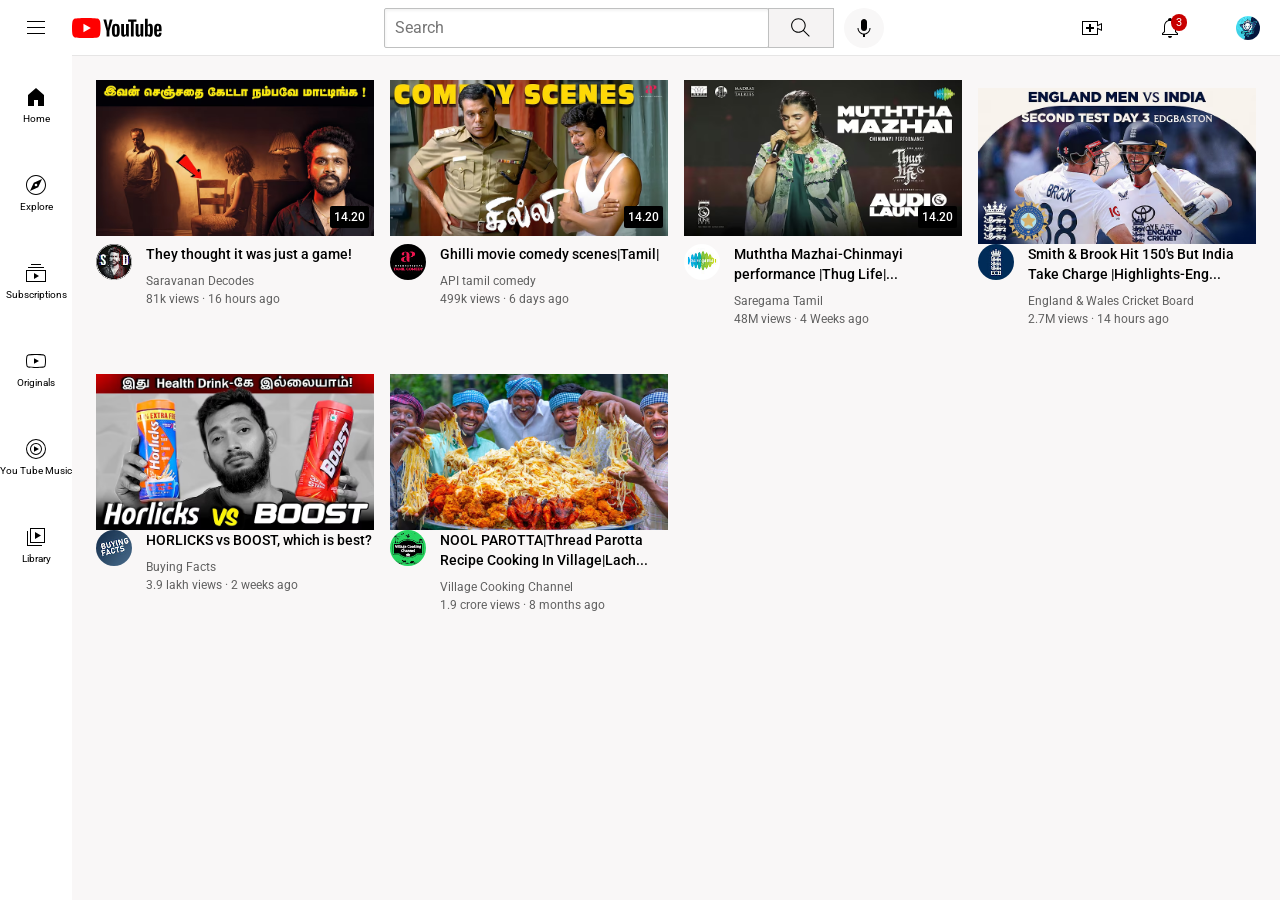
<file: index.html>
<!DOCTYPE html>
<html>
  <head>
    <title>youtube.com</title>
    
    <link rel="preconnect" href="https://fonts.googleapis.com">
    <link rel="preconnect" href="https://fonts.gstatic.com" crossorigin>
    <link href="https://fonts.googleapis.com/css2?family=Arima:wght@100..700&family=Bona+Nova+SC:ital,wght@0,400;0,700;1,400&family=Cinzel:wght@400..900&family=Merriweather:ital,wght@0,300;0,400;0,700;0,900;1,300;1,400;1,700;1,900&family=Montserrat:ital,wght@0,100..900;1,100..900&family=Noto+Sans:ital,wght@0,100..900;1,100..900&family=Noto+Serif:ital,wght@0,100..900;1,100..900&family=Nunito:ital,wght@0,200..1000;1,200..1000&family=Playfair+Display:ital,wght@0,400..900;1,400..900&family=Prociono&family=Roboto+Slab:wght@100..900&family=Roboto:ital,wght@0,100..900;1,100..900&display=swap" rel="stylesheet">

    <link rel="stylesheet" href="styles/general.css">
    <link rel="stylesheet" href="styles/header.css">
    <link rel="stylesheet" href="styles/video.css">
    
    <link rel="stylesheet" href="styles/sidebar.css">
  </head>
  
      <div class="header">
        <div class="left-sec">
          <img class=humburger src="icons/hamburger-menu.svg">
          <img class="youtube-logo" src="icons/youtube-logo.svg">
          
        </div>
        <div class="middle-sec">
          <input  class="search" type="text" placeholder="Search">
          <button class="search-button">
          <img class="search-icon" src="icons/search.svg">
          <div class="tooltip">Search</div>
          </button>
        <button class="voice-search-button">
            <img class="voice-search-icon" src="icons/voice-search-icon.svg">
            <div class="tooltip">Search with your voice</div>
        </button >
        </div>
        <div class="right-sec">
          <div class="upload-icon-container">
            <img class="upload-icon" src="icons/upload.svg">
            <div class="tooltip">Create</div>
          </div>
          
          <div class="notification-icon-container">
            <img class="notification-icon" src="icons/notifications.svg">
            <div class="tooltip">Notifications</div>
          <div class="notifications">3</div>
          </div>
          <div class="profile-picture-container">
            <img class="current-user" src="profiles/my-channel.jpg">
            <div class="tooltip">Profile</div>
          </div>
          
        </div>
        </div>
      
        <div class="sidebar">
        <div class="sidebar-link">
          <img src="icons/home.svg">
          <div>Home</div>
        </div>
        <div class="sidebar-link">
          <img src="icons/explore.svg">
          <div>Explore</div>
        </div>
        <div class="sidebar-link">
          <img src="icons/subscriptions.svg">
          <div>Subscriptions</div>
        </div>
        <div class="sidebar-link">
          <img src="icons/originals.svg">
          <div>Originals</div>
        </div>
        <div class="sidebar-link">
          <img src="icons/youtube-music.svg">
          <div>You Tube Music</div>
        </div>
        <div class="sidebar-link">
          <img src="icons/library.svg">
          <div>Library</div>
        </div>
      </div>
      
      


    <div class="video-grid">  
    <div class="video-preview">
    <div class="thumnail-row">
      <img class="thumb" src="img-file/hq720 (2).avif">
      <div class="videotime">14.20</div></div>
    
    <div class="video-info-grid">
      <div class="profiled">
      <img class="profile1" src="profiles/channels4_profile.jpg">
      </div>
      
    
    <div class="video-info">
      <p class="vid1">
      They thought it was just a game!
    </p>
     <p class="vide1">Saravanan Decodes</p>
     <p class="video1">81k views &#183; 16 hours ago</p>
    
    </div>
    </div>
    </div>
    
    
     
    <div class="video-preview">
    <div class="thumnail-row">
      <img class="thumb" src="img-file/hq720 (1).avif">
      <div class="videotime">14.20</div></div>
    <div class="video-info-grid">
      <div class="profiled">
      <img class="profile1" src="profiles/channels4_profile (1).jpg">
      </div>
      
    
    <div class="video-info">
      <p class="vid1">
      Ghilli movie comedy scenes|Tamil|
    </p>
     <p class="vide1">API tamil comedy</p>
     <p class="video1">499k views &#183; 6 days ago</p>
    </div>
    </div>
    </div>
    
    

    <div class="video-preview">
    <div class="thumnail-row">
      <img class="thumb" src="img-file/hq720.avif">
      <div class="videotime">14.20</div>
    </div>
    <div class="video-info-grid">
      <div class="profiled">
      <img class="profile1" src="profiles/channels4_profile (2).jpg">
      </div>
     <div class="video-info">
      <p class="vid1">
      Muththa Mazhai-Chinmayi performance |Thug Life|... 
    </p>
     <p class="vide1">Saregama Tamil</p>
     <p class="video1">48M views &#183; 4 Weeks ago</p>
    </div>
    </div>
    </div>
    
    <div class="video-preview">
    <div class="thumnail-row"></div>
    <div>
      <img class="thumb" src="img-file/hq720(77).avif">
       
    </div>
      <div class="video-info-grid">
      <div class="profiled">
      <img class="profile1" src="profiles/channe(720).jpg">
      </div>
      <div class="video-info">
    <p class="vid1">
      Smith & Brook Hit 150's But India Take Charge |Highlights-Eng...
    </p>
     <p class="vide1">England & Wales Cricket Board</p>
     <p class="video1">2.7M views &#183; 14 hours ago</p>

  </div>
  </div>
</div>

     <div class="video-preview">
    <div class="thumnail-row"></div>
    <div>
      <img class="thumb" src="img-file/hq720(497).avif">
       
    </div>
      <div class="video-info-grid">
      <div class="profiled">
      <img class="profile1" src="profiles/channel_profile(3).jpg">
      </div>
      <div class="video-info">
    <p class="vid1">
      HORLICKS vs BOOST, which is best&#63;
    </p>
     <p class="vide1">Buying Facts</p>
     <p class="video1">3.9 lakh views &#183; 2 weeks ago</p>

  </div>
  </div>
</div>
     
    
    <div class="video-preview">
    <div class="thumnail-row"></div>
    <div>
      <img class="thumb" src="img-file/hq720(9).avif">
       
    </div>
    <div class="video-info-grid">
      <div class="profiled">
      <img class="profile1" src="profiles/channels4_profile (3).jpg">
      </div>
      <div class="video-info">
    <p class="vid1">
      NOOL PAROTTA|Thread Parotta Recipe Cooking In Village|Lach...
    </p>
     <p class="vide1">Village Cooking Channel</p>
     <p class="video1">1.9 crore views &#183; 8 months ago</p>

  </div>
    </div>
  </div>

    </div>






    
      
    
     
     

     
    </body>
    

  
</html>
</file>
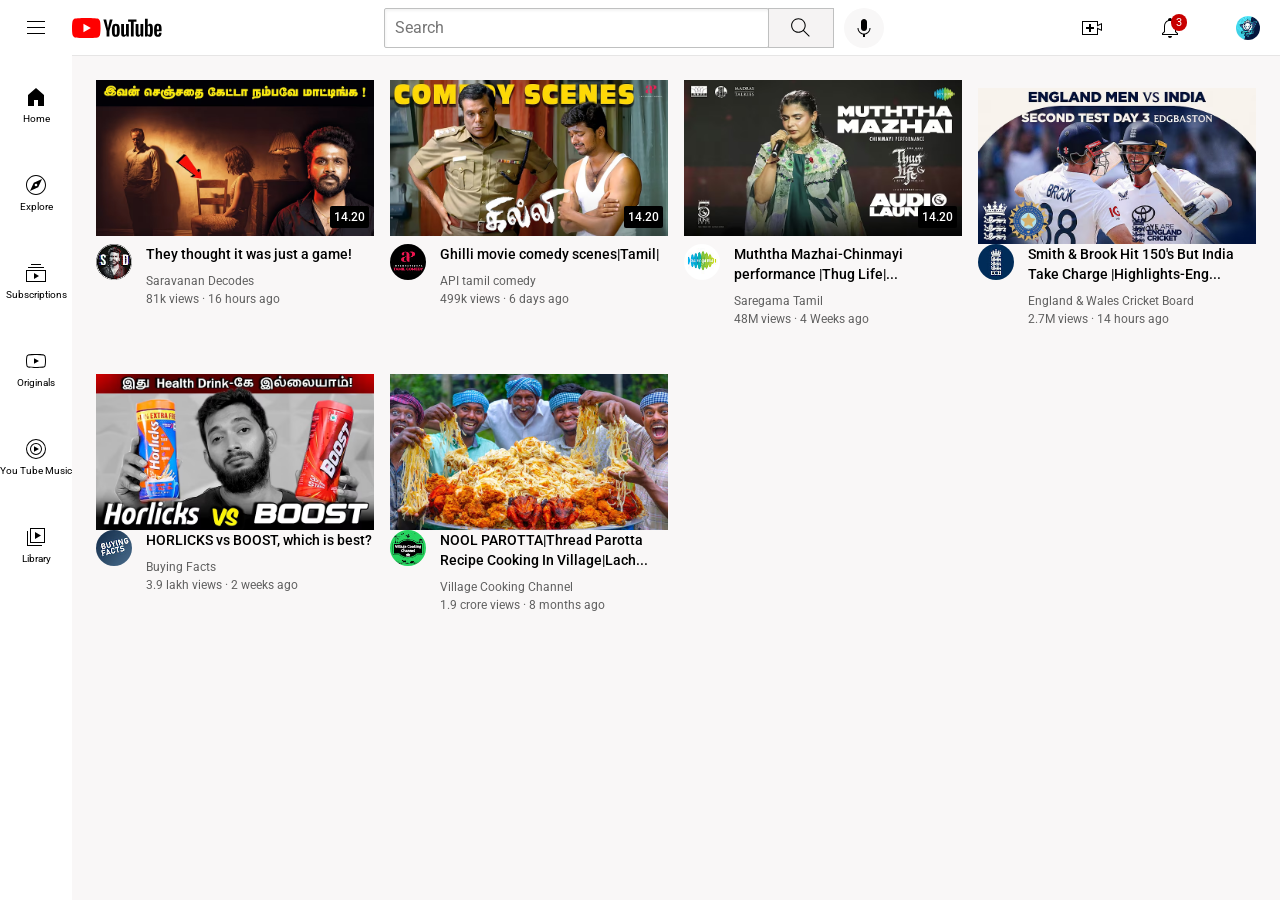
<file: youtube.html>
<!DOCTYPE html>
<html>
  <head>
    <title>youtube.com</title>
    
    <link rel="preconnect" href="https://fonts.googleapis.com">
    <link rel="preconnect" href="https://fonts.gstatic.com" crossorigin>
    <link href="https://fonts.googleapis.com/css2?family=Arima:wght@100..700&family=Bona+Nova+SC:ital,wght@0,400;0,700;1,400&family=Cinzel:wght@400..900&family=Merriweather:ital,wght@0,300;0,400;0,700;0,900;1,300;1,400;1,700;1,900&family=Montserrat:ital,wght@0,100..900;1,100..900&family=Noto+Sans:ital,wght@0,100..900;1,100..900&family=Noto+Serif:ital,wght@0,100..900;1,100..900&family=Nunito:ital,wght@0,200..1000;1,200..1000&family=Playfair+Display:ital,wght@0,400..900;1,400..900&family=Prociono&family=Roboto+Slab:wght@100..900&family=Roboto:ital,wght@0,100..900;1,100..900&display=swap" rel="stylesheet">

    <link rel="stylesheet" href="styles/general.css">
    <link rel="stylesheet" href="styles/header.css">
    <link rel="stylesheet" href="styles/video.css">
    
    <link rel="stylesheet" href="styles/sidebar.css">
  </head>
  
      <div class="header">
        <div class="left-sec">
          <img class=humburger src="icons/hamburger-menu.svg">
          <img class="youtube-logo" src="icons/youtube-logo.svg">
          
        </div>
        <div class="middle-sec">
          <input  class="search" type="text" placeholder="Search">
          <button class="search-button">
          <img class="search-icon" src="icons/search.svg">
          <div class="tooltip">Search</div>
          </button>
        <button class="voice-search-button">
            <img class="voice-search-icon" src="icons/voice-search-icon.svg">
            <div class="tooltip">Search with your voice</div>
        </button >
        </div>
        <div class="right-sec">
          <div class="upload-icon-container">
            <img class="upload-icon" src="icons/upload.svg">
            <div class="tooltip">Create</div>
          </div>
          
          <div class="notification-icon-container">
            <img class="notification-icon" src="icons/notifications.svg">
            <div class="tooltip">Notifications</div>
          <div class="notifications">3</div>
          </div>
          <div class="profile-picture-container">
            <img class="current-user" src="profiles/my-channel.jpg">
            <div class="tooltip">Profile</div>
          </div>
          
        </div>
        </div>
      
        <div class="sidebar">
        <div class="sidebar-link">
          <img src="icons/home.svg">
          <div>Home</div>
        </div>
        <div class="sidebar-link">
          <img src="icons/explore.svg">
          <div>Explore</div>
        </div>
        <div class="sidebar-link">
          <img src="icons/subscriptions.svg">
          <div>Subscriptions</div>
        </div>
        <div class="sidebar-link">
          <img src="icons/originals.svg">
          <div>Originals</div>
        </div>
        <div class="sidebar-link">
          <img src="icons/youtube-music.svg">
          <div>You Tube Music</div>
        </div>
        <div class="sidebar-link">
          <img src="icons/library.svg">
          <div>Library</div>
        </div>
      </div>
      
      


    <div class="video-grid">  
    <div class="video-preview">
    <div class="thumnail-row">
      <img class="thumb" src="img-file/hq720 (2).avif">
      <div class="videotime">14.20</div></div>
    
    <div class="video-info-grid">
      <div class="profiled">
      <img class="profile1" src="profiles/channels4_profile.jpg">
      </div>
      
    
    <div class="video-info">
      <p class="vid1">
      They thought it was just a game!
    </p>
     <p class="vide1">Saravanan Decodes</p>
     <p class="video1">81k views &#183; 16 hours ago</p>
    
    </div>
    </div>
    </div>
    
    
     
    <div class="video-preview">
    <div class="thumnail-row">
      <img class="thumb" src="img-file/hq720 (1).avif">
      <div class="videotime">14.20</div></div>
    <div class="video-info-grid">
      <div class="profiled">
      <img class="profile1" src="profiles/channels4_profile (1).jpg">
      </div>
      
    
    <div class="video-info">
      <p class="vid1">
      Ghilli movie comedy scenes|Tamil|
    </p>
     <p class="vide1">API tamil comedy</p>
     <p class="video1">499k views &#183; 6 days ago</p>
    </div>
    </div>
    </div>
    
    

    <div class="video-preview">
    <div class="thumnail-row">
      <img class="thumb" src="img-file/hq720.avif">
      <div class="videotime">14.20</div>
    </div>
    <div class="video-info-grid">
      <div class="profiled">
      <img class="profile1" src="profiles/channels4_profile (2).jpg">
      </div>
     <div class="video-info">
      <p class="vid1">
      Muththa Mazhai-Chinmayi performance |Thug Life|... 
    </p>
     <p class="vide1">Saregama Tamil</p>
     <p class="video1">48M views &#183; 4 Weeks ago</p>
    </div>
    </div>
    </div>
    
    <div class="video-preview">
    <div class="thumnail-row"></div>
    <div>
      <img class="thumb" src="img-file/hq720(77).avif">
       
    </div>
      <div class="video-info-grid">
      <div class="profiled">
      <img class="profile1" src="profiles/channe(720).jpg">
      </div>
      <div class="video-info">
    <p class="vid1">
      Smith & Brook Hit 150's But India Take Charge |Highlights-Eng...
    </p>
     <p class="vide1">England & Wales Cricket Board</p>
     <p class="video1">2.7M views &#183; 14 hours ago</p>

  </div>
  </div>
</div>

     <div class="video-preview">
    <div class="thumnail-row"></div>
    <div>
      <img class="thumb" src="img-file/hq720(497).avif">
       
    </div>
      <div class="video-info-grid">
      <div class="profiled">
      <img class="profile1" src="profiles/channel_profile(3).jpg">
      </div>
      <div class="video-info">
    <p class="vid1">
      HORLICKS vs BOOST, which is best&#63;
    </p>
     <p class="vide1">Buying Facts</p>
     <p class="video1">3.9 lakh views &#183; 2 weeks ago</p>

  </div>
  </div>
</div>
     
    
    <div class="video-preview">
    <div class="thumnail-row"></div>
    <div>
      <img class="thumb" src="img-file/hq720(9).avif">
       
    </div>
    <div class="video-info-grid">
      <div class="profiled">
      <img class="profile1" src="profiles/channels4_profile (3).jpg">
      </div>
      <div class="video-info">
    <p class="vid1">
      NOOL PAROTTA|Thread Parotta Recipe Cooking In Village|Lach...
    </p>
     <p class="vide1">Village Cooking Channel</p>
     <p class="video1">1.9 crore views &#183; 8 months ago</p>

  </div>
    </div>
  </div>

    </div>






    
      
    
     
     

     
    </body>
    

  
</html>
</file>
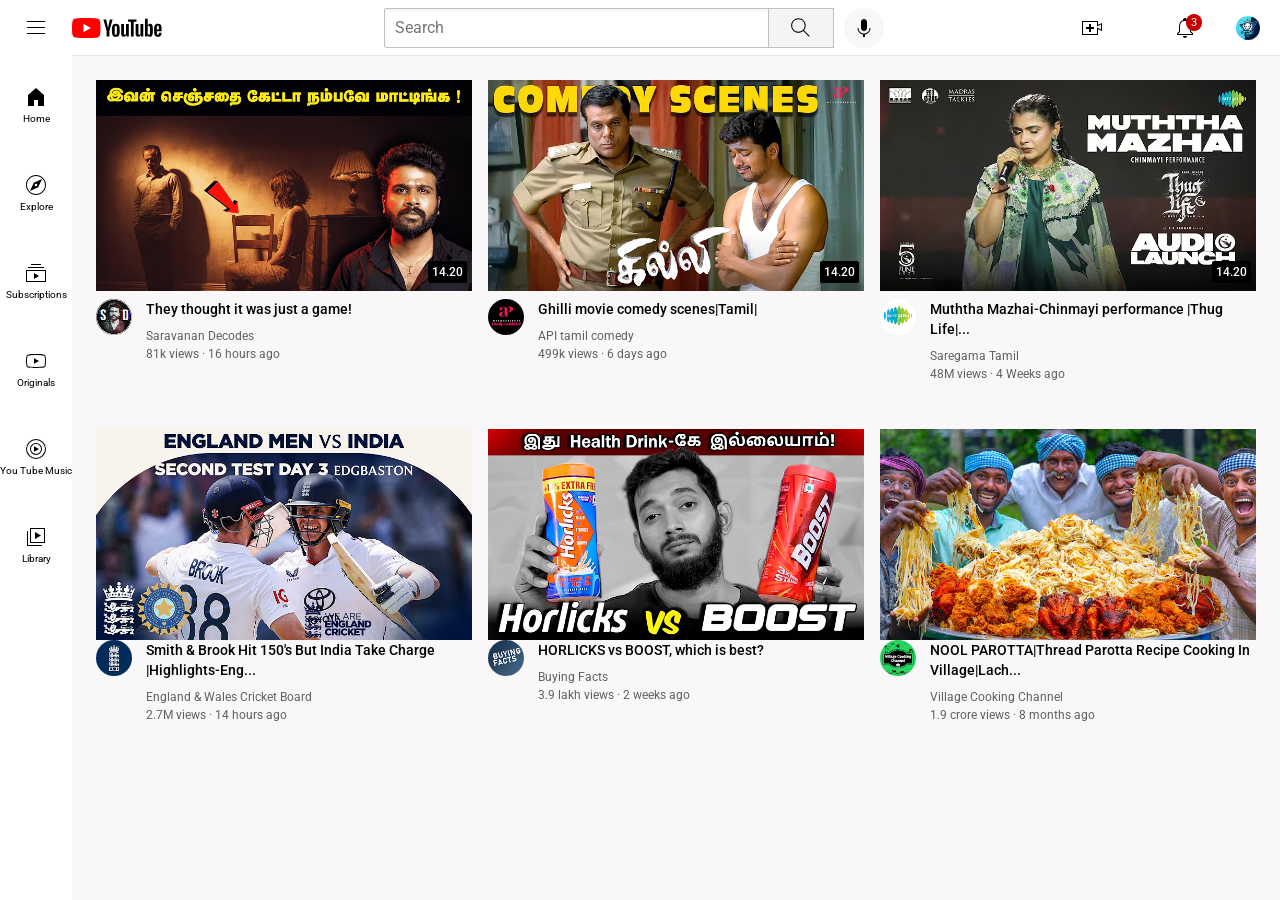
<file: icons/youtube.com.html>
<!DOCTYPE html>
<!-- saved from url=(0034)http://127.0.0.1:5500/youtube.html -->
<html lang="en"><head><meta http-equiv="Content-Type" content="text/html; charset=UTF-8">
    <title>youtube.com</title>
    
    
    
    

    
    
    
    
    
  <style type="text/css" id="mytempCss">._8mqQwQ { display: none; } ._1TWLMK.icF5zO { opacity: 0.01; }</style><link rel="preconnect" href="https://fonts.googleapis.com/"><link rel="preconnect" href="https://fonts.gstatic.com/" crossorigin=""><link href="https://fonts.googleapis.com/css2?family=Arima:wght@100..700&amp;family=Bona+Nova+SC:ital,wght@0,400;0,700;1,400&amp;family=Cinzel:wght@400..900&amp;family=Merriweather:ital,wght@0,300;0,400;0,700;0,900;1,300;1,400;1,700;1,900&amp;family=Montserrat:ital,wght@0,100..900;1,100..900&amp;family=Noto+Sans:ital,wght@0,100..900;1,100..900&amp;family=Noto+Serif:ital,wght@0,100..900;1,100..900&amp;family=Nunito:ital,wght@0,200..1000;1,200..1000&amp;family=Playfair+Display:ital,wght@0,400..900;1,400..900&amp;family=Prociono&amp;family=Roboto+Slab:wght@100..900&amp;family=Roboto:ital,wght@0,100..900;1,100..900&amp;display=swap&amp;_cacheOverride=1751970202658" rel="stylesheet"><link rel="stylesheet" href="./youtube.com_files/general.css"><link rel="stylesheet" href="./youtube.com_files/header.css"><link rel="stylesheet" href="./youtube.com_files/video.css"><link rel="stylesheet" href="./youtube.com_files/sidebar.css"></head>
  
      <body style="margin-top: 0px !important;"><div class="header">
        <div class="left-sec">
          <img class="humburger" src="./youtube.com_files/hamburger-menu.svg">
          <img class="youtube-logo" src="./youtube.com_files/youtube-logo.svg">
          
        </div>
        <div class="middle-sec">
          <input class="search" type="text" placeholder="Search">
          <button class="search-button">
          <img class="search-icon" src="./youtube.com_files/search.svg">
          <div class="tooltip">Search</div>
          </button>
        <button class="voice-search-button">
            <img class="voice-search-icon" src="./youtube.com_files/voice-search-icon.svg">
            <div class="tooltip">Search with your voice</div>
        </button>
        </div>
        <div class="right-sec">
          <div class="upload-icon-container">
            <img class="upload-icon" src="./youtube.com_files/upload.svg">
            <div class="tooltip">Create</div>
          </div>
          
          <div class="notification-icon-container">
            <img class="notification-icon" src="./youtube.com_files/notifications.svg">
            <div class="tooltip">Notifications</div>
          <div class="notifications">3</div>
          </div>
          <div class="profile-picture-container">
            <img class="current-user" src="./youtube.com_files/my-channel.jpg">
            <div class="tooltip">Profile</div>
          </div>
          
        </div>
        </div>
      
        <div class="sidebar">
        <div class="sidebar-link">
          <img src="./youtube.com_files/home.svg">
          <div>Home</div>
        </div>
        <div class="sidebar-link">
          <img src="./youtube.com_files/explore.svg">
          <div>Explore</div>
        </div>
        <div class="sidebar-link">
          <img src="./youtube.com_files/subscriptions.svg">
          <div>Subscriptions</div>
        </div>
        <div class="sidebar-link">
          <img src="./youtube.com_files/originals.svg">
          <div>Originals</div>
        </div>
        <div class="sidebar-link">
          <img src="./youtube.com_files/youtube-music.svg">
          <div>You Tube Music</div>
        </div>
        <div class="sidebar-link">
          <img src="./youtube.com_files/library.svg">
          <div>Library</div>
        </div>
      </div>
      
      


    <div class="video-grid">  
    <div class="video-preview">
    <div class="thumnail-row">
      <img class="thumb" src="./youtube.com_files/hq720 (2).avif">
      <div class="videotime">14.20</div></div>
    
    <div class="video-info-grid">
      <div class="profiled">
      <img class="profile1" src="./youtube.com_files/channels4_profile.jpg">
      </div>
      
    
    <div class="video-info">
      <p class="vid1">
      They thought it was just a game!
    </p>
     <p class="vide1">Saravanan Decodes</p>
     <p class="video1">81k views · 16 hours ago</p>
    
    </div>
    </div>
    </div>
    
    
     
    <div class="video-preview">
    <div class="thumnail-row">
      <img class="thumb" src="./youtube.com_files/hq720 (1).avif">
      <div class="videotime">14.20</div></div>
    <div class="video-info-grid">
      <div class="profiled">
      <img class="profile1" src="./youtube.com_files/channels4_profile (1).jpg">
      </div>
      
    
    <div class="video-info">
      <p class="vid1">
      Ghilli movie comedy scenes|Tamil|
    </p>
     <p class="vide1">API tamil comedy</p>
     <p class="video1">499k views · 6 days ago</p>
    </div>
    </div>
    </div>
    
    

    <div class="video-preview">
    <div class="thumnail-row">
      <img class="thumb" src="./youtube.com_files/hq720.avif">
      <div class="videotime">14.20</div>
    </div>
    <div class="video-info-grid">
      <div class="profiled">
      <img class="profile1" src="./youtube.com_files/channels4_profile (2).jpg">
      </div>
     <div class="video-info">
      <p class="vid1">
      Muththa Mazhai-Chinmayi performance |Thug Life|... 
    </p>
     <p class="vide1">Saregama Tamil</p>
     <p class="video1">48M views · 4 Weeks ago</p>
    </div>
    </div>
    </div>
    
    <div class="video-preview">
    <div class="thumnail-row"></div>
    <div>
      <img class="thumb" src="./youtube.com_files/hq720(77).avif">
       
    </div>
      <div class="video-info-grid">
      <div class="profiled">
      <img class="profile1" src="./youtube.com_files/channe(720).jpg">
      </div>
      <div class="video-info">
    <p class="vid1">
      Smith &amp; Brook Hit 150's But India Take Charge |Highlights-Eng...
    </p>
     <p class="vide1">England &amp; Wales Cricket Board</p>
     <p class="video1">2.7M views · 14 hours ago</p>

  </div>
  </div>
</div>

     <div class="video-preview">
    <div class="thumnail-row"></div>
    <div>
      <img class="thumb" src="./youtube.com_files/hq720(497).avif">
       
    </div>
      <div class="video-info-grid">
      <div class="profiled">
      <img class="profile1" src="./youtube.com_files/channel_profile(3).jpg">
      </div>
      <div class="video-info">
    <p class="vid1">
      HORLICKS vs BOOST, which is best?
    </p>
     <p class="vide1">Buying Facts</p>
     <p class="video1">3.9 lakh views · 2 weeks ago</p>

  </div>
  </div>
</div>
     
    
    <div class="video-preview">
    <div class="thumnail-row"></div>
    <div>
      <img class="thumb" src="./youtube.com_files/hq720(9).avif">
       
    </div>
    <div class="video-info-grid">
      <div class="profiled">
      <img class="profile1" src="./youtube.com_files/channels4_profile (3).jpg">
      </div>
      <div class="video-info">
    <p class="vid1">
      NOOL PAROTTA|Thread Parotta Recipe Cooking In Village|Lach...
    </p>
     <p class="vide1">Village Cooking Channel</p>
     <p class="video1">1.9 crore views · 8 months ago</p>

  </div>
    </div>
  </div>

    </div>






    
      
    
     
     

     
    <!-- Code injected by live-server -->
<script>
	// <![CDATA[  <-- For SVG support
	if ('WebSocket' in window) {
		(function () {
			function refreshCSS() {
				var sheets = [].slice.call(document.getElementsByTagName("link"));
				var head = document.getElementsByTagName("head")[0];
				for (var i = 0; i < sheets.length; ++i) {
					var elem = sheets[i];
					var parent = elem.parentElement || head;
					parent.removeChild(elem);
					var rel = elem.rel;
					if (elem.href && typeof rel != "string" || rel.length == 0 || rel.toLowerCase() == "stylesheet") {
						var url = elem.href.replace(/(&|\?)_cacheOverride=\d+/, '');
						elem.href = url + (url.indexOf('?') >= 0 ? '&' : '?') + '_cacheOverride=' + (new Date().valueOf());
					}
					parent.appendChild(elem);
				}
			}
			var protocol = window.location.protocol === 'http:' ? 'ws://' : 'wss://';
			var address = protocol + window.location.host + window.location.pathname + '/ws';
			var socket = new WebSocket(address);
			socket.onmessage = function (msg) {
				if (msg.data == 'reload') window.location.reload();
				else if (msg.data == 'refreshcss') refreshCSS();
			};
			if (sessionStorage && !sessionStorage.getItem('IsThisFirstTime_Log_From_LiveServer')) {
				console.log('Live reload enabled.');
				sessionStorage.setItem('IsThisFirstTime_Log_From_LiveServer', true);
			}
		})();
	}
	else {
		console.error('Upgrade your browser. This Browser is NOT supported WebSocket for Live-Reloading.');
	}
	// ]]>
</script>

    

  
<div id="bh-crx-root" style="display: block !important;"><template shadowrootmode="closed"><style>
  @font-face {
    font-family: 'Metropolis';
    src: url(chrome-extension://ojplmecpdpgccookcobabopnaifgidhf/src/ui/assets/fonts/metropolis-latin-400-normal.woff2) format('woff2');
	src: url(chrome-extension://ojplmecpdpgccookcobabopnaifgidhf/src/ui/assets/fonts/metropolis-latin-400-normal.woff) format('woff');
    font-weight: 400;
	font-display: swap;
    font-style: normal;
  }
  @font-face {
    font-family: 'Metropolis';
    src: url(chrome-extension://ojplmecpdpgccookcobabopnaifgidhf/src/ui/assets/fonts/metropolis-latin-500-normal.woff2) format('woff2');
	src: url(chrome-extension://ojplmecpdpgccookcobabopnaifgidhf/src/ui/assets/fonts/metropolis-latin-500-normal.woff) format('woff');
    font-weight: 500;
	font-display: swap;
    font-style: normal;
  }
  @font-face {
    font-family: 'Metropolis';
    src: url(chrome-extension://ojplmecpdpgccookcobabopnaifgidhf/src/ui/assets/fonts/metropolis-latin-600-normal.woff2) format('woff2');
	src: url(chrome-extension://ojplmecpdpgccookcobabopnaifgidhf/src/ui/assets/fonts/metropolis-latin-600-normal.woff) format('woff');
    font-weight: 600;
	font-display: swap;
    font-style: normal;
  }
  @font-face {
    font-family: 'Metropolis';
    src: url(chrome-extension://ojplmecpdpgccookcobabopnaifgidhf/src/ui/assets/fonts/metropolis-latin-700-normal.woff2) format('woff2');
	src: url(chrome-extension://ojplmecpdpgccookcobabopnaifgidhf/src/ui/assets/fonts/metropolis-latin-700-normal.woff) format('woff');
    font-weight: 700;
	font-display: swap;
    font-style: normal;
  }
	</style><!----><main class="font-sans"><style>.something-counter{font-size:33px;background:red;border:2px solid black;padding:10px}.temp{background:red;border:2px solid black;padding:16px;font-size:40px}.overlay-container{height:auto;position:fixed;top:50%;right:0;transform:translateY(-50%)}.slider-wrapper{padding:6px;display:flex;height:45px;align-items:center;position:relative;gap:15px;justify-content:space-between;background:#178abb;border-radius:5px 0 0 5px;left:145px;transition:left .3s ease-in-out;cursor:pointer}.slider-arrow:hover{opacity:1}.slider-arrow{border:solid white;border-width:2px 0 0 2px;padding:3px;transform:rotate(-45deg);margin-left:10px}.slider-text{font-size:12px;color:#fff;font-weight:500}.slider-wrapper:hover{left:0}.content-wrapper{display:flex;flex-direction:column;align-items:center;justify-content:center;background:#178abb}.overlay-items-wrapper{position:relative;display:flex;flex-wrap:wrap;align-items:center;justify-content:center}.items-container{width:100%}.tooltip-arrow1{position:absolute;left:-15px;top:50%;border-left:8.5px solid transparent;border-right:8.5px solid transparent;border-bottom:15px solid #ccc;transform:rotate(90deg)}.tooltip-arrow2{position:absolute;left:-15px;top:50%;border-left:7.5px solid transparent;border-right:7.5px solid transparent;border-bottom:15px solid #fff;z-index:999999;transform:rotate(90deg)}.item{padding:8px;display:flex;color:#fff;font-size:11px;font-weight:600;justify-content:center;align-items:center;text-align:center;word-wrap:break-word;width:100%;opacity:.7;cursor:pointer}.selected-item{opacity:1;background:#0003}.item:hover{background:#0006}.cross{width:30px;height:25px;bottom:0;color:#fff;font-weight:700;display:flex;position:relative;left:90px;background:#178abb;align-items:center;justify-content:center;border-radius:6px 0 0;cursor:pointer}.cross:hovered{transition:left .3s ease-in;left:40px}.overlay-popup{position:absolute;right:110%;background-color:#fff;border:1px solid #ccc;border-radius:5px;padding:20px;box-shadow:0 0 10px #0003;z-index:9999}.overlay-popup-header{display:flex;justify-content:space-between;align-items:center;margin-bottom:10px}.overlay-popup-close-btn{background:none;border:none;cursor:pointer;font-size:18px;color:#999}.overlay-popup-close-btn:hover{color:#666}.overlay-popup-description,.overlay-popup-footer{display:flex;align-items:center;justify-content:center}.button{font-size:14px;padding:10px 15px;cursor:pointer;border-radius:8px;color:#fff}.primary{background-color:#007bff}.secondary{background-color:orange}.popup-overlay{position:fixed;top:0;left:0;width:100%;height:100%;background:#00000080;display:flex;justify-content:center;align-items:center;z-index:999}.popup-container{background:#fff;border-radius:8px;max-width:400px;width:100%;padding:20px;position:relative}.popup-header{display:flex;justify-content:space-between;align-items:center;margin-bottom:15px}.popup-header button{background:none;border:none;cursor:pointer;font-size:20px;color:#999}.popup-content{margin-bottom:15px}.tabs{display:flex;cursor:pointer}.tab{padding:10px;margin-right:10px;background-color:#eee;border-radius:5px;-webkit-user-select:none;-moz-user-select:none;user-select:none;border:2px solid black}.tab.selected{background-color:#ddd}.content{margin-top:10px}:host{all:initial;font-family:Metropolis,system-ui,Avenir,Helvetica,Arial,sans-serif}*,:before,:after{--tw-border-spacing-x: 0;--tw-border-spacing-y: 0;--tw-translate-x: 0;--tw-translate-y: 0;--tw-rotate: 0;--tw-skew-x: 0;--tw-skew-y: 0;--tw-scale-x: 1;--tw-scale-y: 1;--tw-pan-x: ;--tw-pan-y: ;--tw-pinch-zoom: ;--tw-scroll-snap-strictness: proximity;--tw-gradient-from-position: ;--tw-gradient-via-position: ;--tw-gradient-to-position: ;--tw-ordinal: ;--tw-slashed-zero: ;--tw-numeric-figure: ;--tw-numeric-spacing: ;--tw-numeric-fraction: ;--tw-ring-inset: ;--tw-ring-offset-width: 0px;--tw-ring-offset-color: #fff;--tw-ring-color: rgb(59 130 246 / .5);--tw-ring-offset-shadow: 0 0 #0000;--tw-ring-shadow: 0 0 #0000;--tw-shadow: 0 0 #0000;--tw-shadow-colored: 0 0 #0000;--tw-blur: ;--tw-brightness: ;--tw-contrast: ;--tw-grayscale: ;--tw-hue-rotate: ;--tw-invert: ;--tw-saturate: ;--tw-sepia: ;--tw-drop-shadow: ;--tw-backdrop-blur: ;--tw-backdrop-brightness: ;--tw-backdrop-contrast: ;--tw-backdrop-grayscale: ;--tw-backdrop-hue-rotate: ;--tw-backdrop-invert: ;--tw-backdrop-opacity: ;--tw-backdrop-saturate: ;--tw-backdrop-sepia: ;--tw-contain-size: ;--tw-contain-layout: ;--tw-contain-paint: ;--tw-contain-style: }::backdrop{--tw-border-spacing-x: 0;--tw-border-spacing-y: 0;--tw-translate-x: 0;--tw-translate-y: 0;--tw-rotate: 0;--tw-skew-x: 0;--tw-skew-y: 0;--tw-scale-x: 1;--tw-scale-y: 1;--tw-pan-x: ;--tw-pan-y: ;--tw-pinch-zoom: ;--tw-scroll-snap-strictness: proximity;--tw-gradient-from-position: ;--tw-gradient-via-position: ;--tw-gradient-to-position: ;--tw-ordinal: ;--tw-slashed-zero: ;--tw-numeric-figure: ;--tw-numeric-spacing: ;--tw-numeric-fraction: ;--tw-ring-inset: ;--tw-ring-offset-width: 0px;--tw-ring-offset-color: #fff;--tw-ring-color: rgb(59 130 246 / .5);--tw-ring-offset-shadow: 0 0 #0000;--tw-ring-shadow: 0 0 #0000;--tw-shadow: 0 0 #0000;--tw-shadow-colored: 0 0 #0000;--tw-blur: ;--tw-brightness: ;--tw-contrast: ;--tw-grayscale: ;--tw-hue-rotate: ;--tw-invert: ;--tw-saturate: ;--tw-sepia: ;--tw-drop-shadow: ;--tw-backdrop-blur: ;--tw-backdrop-brightness: ;--tw-backdrop-contrast: ;--tw-backdrop-grayscale: ;--tw-backdrop-hue-rotate: ;--tw-backdrop-invert: ;--tw-backdrop-opacity: ;--tw-backdrop-saturate: ;--tw-backdrop-sepia: ;--tw-contain-size: ;--tw-contain-layout: ;--tw-contain-paint: ;--tw-contain-style: }*,:before,:after{box-sizing:border-box;border-width:0;border-style:solid;border-color:#e5e7eb}:before,:after{--tw-content: ""}html,:host{line-height:1.5;-webkit-text-size-adjust:100%;-moz-tab-size:4;-o-tab-size:4;tab-size:4;font-family:Metropolis,system-ui,Avenir,Helvetica,Arial,sans-serif;font-feature-settings:normal;font-variation-settings:normal;-webkit-tap-highlight-color:transparent}body{margin:0;line-height:inherit}hr{height:0;color:inherit;border-top-width:1px}abbr:where([title]){-webkit-text-decoration:underline dotted;text-decoration:underline dotted}h1,h2,h3,h4,h5,h6{font-size:inherit;font-weight:inherit}a{color:inherit;text-decoration:inherit}b,strong{font-weight:bolder}code,kbd,samp,pre{font-family:ui-monospace,SFMono-Regular,Menlo,Monaco,Consolas,Liberation Mono,Courier New,monospace;font-feature-settings:normal;font-variation-settings:normal;font-size:1em}small{font-size:80%}sub,sup{font-size:75%;line-height:0;position:relative;vertical-align:baseline}sub{bottom:-.25em}sup{top:-.5em}table{text-indent:0;border-color:inherit;border-collapse:collapse}button,input,optgroup,select,textarea{font-family:inherit;font-feature-settings:inherit;font-variation-settings:inherit;font-size:100%;font-weight:inherit;line-height:inherit;letter-spacing:inherit;color:inherit;margin:0;padding:0}button,select{text-transform:none}button,input:where([type=button]),input:where([type=reset]),input:where([type=submit]){-webkit-appearance:button;background-color:transparent;background-image:none}:-moz-focusring{outline:auto}:-moz-ui-invalid{box-shadow:none}progress{vertical-align:baseline}::-webkit-inner-spin-button,::-webkit-outer-spin-button{height:auto}[type=search]{-webkit-appearance:textfield;outline-offset:-2px}::-webkit-search-decoration{-webkit-appearance:none}::-webkit-file-upload-button{-webkit-appearance:button;font:inherit}summary{display:list-item}blockquote,dl,dd,h1,h2,h3,h4,h5,h6,hr,figure,p,pre{margin:0}fieldset{margin:0;padding:0}legend{padding:0}ol,ul,menu{list-style:none;margin:0;padding:0}dialog{padding:0}textarea{resize:vertical}input::-moz-placeholder,textarea::-moz-placeholder{opacity:1;color:#9ca3af}input::placeholder,textarea::placeholder{opacity:1;color:#9ca3af}button,[role=button]{cursor:pointer}:disabled{cursor:default}img,svg,video,canvas,audio,iframe,embed,object{display:block;vertical-align:middle}img,video{max-width:100%;height:auto}[hidden]:where(:not([hidden=until-found])){display:none}.\!container{width:100%!important}.container{width:100%}@media (min-width: 640px){.\!container{max-width:640px!important}.container{max-width:640px}}@media (min-width: 768px){.\!container{max-width:768px!important}.container{max-width:768px}}@media (min-width: 1024px){.\!container{max-width:1024px!important}.container{max-width:1024px}}@media (min-width: 1280px){.\!container{max-width:1280px!important}.container{max-width:1280px}}@media (min-width: 1536px){.\!container{max-width:1536px!important}.container{max-width:1536px}}.sr-only{position:absolute;width:1px;height:1px;padding:0;margin:-1px;overflow:hidden;clip:rect(0,0,0,0);white-space:nowrap;border-width:0}.pointer-events-none{pointer-events:none}.visible{visibility:visible}.static{position:static}.fixed{position:fixed}.absolute{position:absolute}.relative{position:relative}.sticky{position:sticky}.inset-0{top:0;right:0;bottom:0;left:0}.-bottom-1{bottom:-4px}.-bottom-3{bottom:-12px}.-bottom-4{bottom:-16px}.-left-1{left:-4px}.-left-3{left:-12px}.-right-1{right:-4px}.-right-2{right:-8px}.-right-3{right:-12px}.-top-1{top:-4px}.-top-2{top:-8px}.-top-3{top:-12px}.bottom-0{bottom:0}.bottom-3{bottom:12px}.left-0{left:0}.left-1{left:4px}.left-1\/2{left:50%}.left-10{left:40px}.left-12{left:48px}.left-2{left:8px}.left-\[-100\%\]{left:-100%}.left-\[100\%\]{left:100%}.right-0{right:0}.right-10{right:40px}.right-12{right:48px}.right-2{right:8px}.right-\[-4px\]{right:-4px}.right-\[-50\%\]{right:-50%}.right-\[100\%\]{right:100%}.top-0{top:0}.top-1{top:4px}.top-1\/2{top:50%}.top-10{top:40px}.top-14{top:56px}.top-2{top:8px}.top-4{top:16px}.top-\[50px\]{top:50px}.isolate{isolation:isolate}.-z-10{z-index:-10}.z-0{z-index:0}.z-10{z-index:10}.z-20{z-index:20}.z-40{z-index:40}.z-50{z-index:50}.z-\[100000\]{z-index:100000}.z-\[1\]{z-index:1}.z-\[999999\]{z-index:999999}.z-\[9999\]{z-index:9999}.col-span-full{grid-column:1 / -1}.m-1{margin:4px}.m-2{margin:8px}.m-4{margin:16px}.-my-2{margin-top:-8px;margin-bottom:-8px}.mx-2{margin-left:8px;margin-right:8px}.mx-4{margin-left:16px;margin-right:16px}.mx-auto{margin-left:auto;margin-right:auto}.my-1{margin-top:4px;margin-bottom:4px}.my-3{margin-top:12px;margin-bottom:12px}.my-4{margin-top:16px;margin-bottom:16px}.my-6{margin-top:24px;margin-bottom:24px}.my-auto{margin-top:auto;margin-bottom:auto}.-mr-1{margin-right:-4px}.-mt-2{margin-top:-8px}.mb-1{margin-bottom:4px}.mb-2{margin-bottom:8px}.mb-4{margin-bottom:16px}.ml-1{margin-left:4px}.ml-2{margin-left:8px}.mr-1{margin-right:4px}.mt-1{margin-top:4px}.mt-14{margin-top:56px}.mt-2{margin-top:8px}.mt-3{margin-top:12px}.mt-4{margin-top:16px}.mt-6{margin-top:24px}.mt-\[7vh\]{margin-top:7vh}.mt-auto{margin-top:auto}.line-clamp-1{overflow:hidden;display:-webkit-box;-webkit-box-orient:vertical;-webkit-line-clamp:1}.line-clamp-2{overflow:hidden;display:-webkit-box;-webkit-box-orient:vertical;-webkit-line-clamp:2}.line-clamp-3{overflow:hidden;display:-webkit-box;-webkit-box-orient:vertical;-webkit-line-clamp:3}.line-clamp-4{overflow:hidden;display:-webkit-box;-webkit-box-orient:vertical;-webkit-line-clamp:4}.line-clamp-5{overflow:hidden;display:-webkit-box;-webkit-box-orient:vertical;-webkit-line-clamp:5}.line-clamp-6{overflow:hidden;display:-webkit-box;-webkit-box-orient:vertical;-webkit-line-clamp:6}.block{display:block}.inline-block{display:inline-block}.inline{display:inline}.flex{display:flex}.inline-flex{display:inline-flex}.table{display:table}.grid{display:grid}.contents{display:contents}.hidden{display:none}.aspect-square{aspect-ratio:1 / 1}.size-2{width:8px;height:8px}.h-1{height:4px}.h-10{height:40px}.h-12{height:48px}.h-16{height:64px}.h-2{height:8px}.h-20{height:80px}.h-24{height:96px}.h-3{height:12px}.h-32{height:128px}.h-4{height:16px}.h-40{height:160px}.h-44{height:176px}.h-5{height:20px}.h-6{height:24px}.h-8{height:32px}.h-\[100vh\]{height:100vh}.h-\[104px\]{height:104px}.h-\[13px\]{height:13px}.h-\[160px\]{height:160px}.h-\[194px\]{height:194px}.h-\[200px\]{height:200px}.h-\[264px\]{height:264px}.h-\[320px\]{height:320px}.h-\[46px\]{height:46px}.h-\[476px\]{height:476px}.h-\[556px\]{height:556px}.h-\[576px\]{height:576px}.h-\[90vh\]{height:90vh}.h-auto{height:auto}.h-fit{height:-moz-fit-content;height:fit-content}.h-full{height:100%}.h-px{height:1px}.h-screen{height:100vh}.max-h-12{max-height:48px}.max-h-5{max-height:20px}.max-h-6{max-height:24px}.max-h-\[133px\]{max-height:133px}.max-h-\[660px\]{max-height:660px}.max-h-\[746px\]{max-height:746px}.max-h-\[90svh\]{max-height:90svh}.max-h-\[98dvh\]{max-height:98dvh}.max-h-screen{max-height:100vh}.w-1\/2{width:50%}.w-10{width:40px}.w-12{width:48px}.w-14{width:56px}.w-16{width:64px}.w-2{width:8px}.w-20{width:80px}.w-24{width:96px}.w-28{width:112px}.w-3{width:12px}.w-3\/4{width:75%}.w-32{width:128px}.w-4{width:16px}.w-40{width:160px}.w-5{width:20px}.w-6{width:24px}.w-8{width:32px}.w-\[104px\]{width:104px}.w-\[10px\]{width:10px}.w-\[18px\]{width:18px}.w-\[200px\]{width:200px}.w-\[272px\]{width:272px}.w-\[360px\]{width:360px}.w-\[38\%\]{width:38%}.w-\[43\%\]{width:43%}.w-\[482px\]{width:482px}.w-\[490px\]{width:490px}.w-\[720px\]{width:720px}.w-\[72px\]{width:72px}.w-auto{width:auto}.w-full{width:100%}.w-screen{width:100vw}.min-w-0{min-width:0px}.min-w-32{min-width:128px}.min-w-\[194px\]{min-width:194px}.max-w-5{max-width:20px}.max-w-6{max-width:24px}.max-w-\[133px\]{max-width:133px}.max-w-\[468px\]{max-width:468px}.max-w-\[98vw\]{max-width:98vw}.max-w-lg{max-width:32rem}.max-w-xl{max-width:36rem}.flex-1{flex:1 1 0%}.flex-shrink{flex-shrink:1}.flex-shrink-0,.shrink-0{flex-shrink:0}.flex-grow{flex-grow:1}.border-collapse{border-collapse:collapse}.border-spacing-2{--tw-border-spacing-x: 8px;--tw-border-spacing-y: 8px;border-spacing:var(--tw-border-spacing-x) var(--tw-border-spacing-y)}.-translate-x-1\/2{--tw-translate-x: -50%;transform:translate(var(--tw-translate-x),var(--tw-translate-y)) rotate(var(--tw-rotate)) skew(var(--tw-skew-x)) skewY(var(--tw-skew-y)) scaleX(var(--tw-scale-x)) scaleY(var(--tw-scale-y))}.-translate-y-1\/2{--tw-translate-y: -50%;transform:translate(var(--tw-translate-x),var(--tw-translate-y)) rotate(var(--tw-rotate)) skew(var(--tw-skew-x)) skewY(var(--tw-skew-y)) scaleX(var(--tw-scale-x)) scaleY(var(--tw-scale-y))}.-rotate-90{--tw-rotate: -90deg;transform:translate(var(--tw-translate-x),var(--tw-translate-y)) rotate(var(--tw-rotate)) skew(var(--tw-skew-x)) skewY(var(--tw-skew-y)) scaleX(var(--tw-scale-x)) scaleY(var(--tw-scale-y))}.rotate-180{--tw-rotate: 180deg;transform:translate(var(--tw-translate-x),var(--tw-translate-y)) rotate(var(--tw-rotate)) skew(var(--tw-skew-x)) skewY(var(--tw-skew-y)) scaleX(var(--tw-scale-x)) scaleY(var(--tw-scale-y))}.rotate-45{--tw-rotate: 45deg;transform:translate(var(--tw-translate-x),var(--tw-translate-y)) rotate(var(--tw-rotate)) skew(var(--tw-skew-x)) skewY(var(--tw-skew-y)) scaleX(var(--tw-scale-x)) scaleY(var(--tw-scale-y))}.rotate-90{--tw-rotate: 90deg;transform:translate(var(--tw-translate-x),var(--tw-translate-y)) rotate(var(--tw-rotate)) skew(var(--tw-skew-x)) skewY(var(--tw-skew-y)) scaleX(var(--tw-scale-x)) scaleY(var(--tw-scale-y))}.scale-x-\[-1\]{--tw-scale-x: -1;transform:translate(var(--tw-translate-x),var(--tw-translate-y)) rotate(var(--tw-rotate)) skew(var(--tw-skew-x)) skewY(var(--tw-skew-y)) scaleX(var(--tw-scale-x)) scaleY(var(--tw-scale-y))}.transform{transform:translate(var(--tw-translate-x),var(--tw-translate-y)) rotate(var(--tw-rotate)) skew(var(--tw-skew-x)) skewY(var(--tw-skew-y)) scaleX(var(--tw-scale-x)) scaleY(var(--tw-scale-y))}@keyframes pulse{50%{opacity:.5}}.animate-pulse{animation:pulse 2s cubic-bezier(.4,0,.6,1) infinite}@keyframes spin{to{transform:rotate(360deg)}}.animate-spin{animation:spin 1s linear infinite}.cursor-auto{cursor:auto}.cursor-default{cursor:default}.cursor-ew-resize{cursor:ew-resize}.cursor-grab{cursor:grab}.cursor-move{cursor:move}.cursor-ns-resize{cursor:ns-resize}.cursor-pointer{cursor:pointer}.cursor-text{cursor:text}.touch-none{touch-action:none}.select-none{-webkit-user-select:none;-moz-user-select:none;user-select:none}.resize{resize:both}.snap-x{scroll-snap-type:x var(--tw-scroll-snap-strictness)}.snap-center{scroll-snap-align:center}.grid-cols-1{grid-template-columns:repeat(1,minmax(0,1fr))}.grid-cols-2{grid-template-columns:repeat(2,minmax(0,1fr))}.grid-cols-3{grid-template-columns:repeat(3,minmax(0,1fr))}.grid-cols-\[1fr_auto\]{grid-template-columns:1fr auto}.grid-cols-\[auto_1fr\]{grid-template-columns:auto 1fr}.grid-rows-\[auto\,1fr\,auto\]{grid-template-rows:auto 1fr auto}.flex-row{flex-direction:row}.flex-row-reverse{flex-direction:row-reverse}.flex-col{flex-direction:column}.flex-wrap{flex-wrap:wrap}.content-center{align-content:center}.items-start{align-items:flex-start}.items-end{align-items:flex-end}.items-center{align-items:center}.justify-start{justify-content:flex-start}.justify-end{justify-content:flex-end}.justify-center{justify-content:center}.justify-between{justify-content:space-between}.gap-0\.5{gap:2px}.gap-1{gap:4px}.gap-1\.5{gap:6px}.gap-10{gap:40px}.gap-2{gap:8px}.gap-3{gap:12px}.gap-4{gap:16px}.gap-6{gap:24px}.gap-7{gap:28px}.gap-x-2{-moz-column-gap:8px;column-gap:8px}.gap-x-4{-moz-column-gap:16px;column-gap:16px}.gap-y-1{row-gap:4px}.space-y-1>:not([hidden])~:not([hidden]){--tw-space-y-reverse: 0;margin-top:calc(4px * calc(1 - var(--tw-space-y-reverse)));margin-bottom:calc(4px * var(--tw-space-y-reverse))}.overflow-auto{overflow:auto}.overflow-hidden{overflow:hidden}.overflow-visible{overflow:visible}.overflow-y-auto{overflow-y:auto}.truncate{overflow:hidden;text-overflow:ellipsis;white-space:nowrap}.text-ellipsis{text-overflow:ellipsis}.whitespace-normal{white-space:normal}.whitespace-nowrap{white-space:nowrap}.text-wrap{text-wrap:wrap}.text-pretty{text-wrap:pretty}.break-words{overflow-wrap:break-word}.rounded{border-radius:4px}.rounded-2xl{border-radius:16px}.rounded-3xl{border-radius:24px}.rounded-full{border-radius:9999px}.rounded-lg{border-radius:8px}.rounded-md{border-radius:6px}.rounded-xl{border-radius:12px}.rounded-b-lg{border-bottom-right-radius:8px;border-bottom-left-radius:8px}.rounded-l-full{border-top-left-radius:9999px;border-bottom-left-radius:9999px}.rounded-l-lg{border-top-left-radius:8px;border-bottom-left-radius:8px}.rounded-r-sm{border-top-right-radius:2px;border-bottom-right-radius:2px}.rounded-t{border-top-left-radius:4px;border-top-right-radius:4px}.rounded-t-none{border-top-left-radius:0;border-top-right-radius:0}.rounded-t-xl{border-top-left-radius:12px;border-top-right-radius:12px}.rounded-bl-lg{border-bottom-left-radius:8px}.rounded-br-lg{border-bottom-right-radius:8px}.rounded-tl-lg{border-top-left-radius:8px}.rounded-tr-lg{border-top-right-radius:8px}.border{border-width:1px}.border-2{border-width:2px}.border-\[0\.5px\]{border-width:.5px}.border-b{border-bottom-width:1px}.border-b-4{border-bottom-width:4px}.border-l{border-left-width:1px}.border-l-\[6px\]{border-left-width:6px}.border-r{border-right-width:1px}.border-t{border-top-width:1px}.border-t-4{border-top-width:4px}.border-dotted{border-style:dotted}.border-none{border-style:none}.border-blue-100{--tw-border-opacity: 1;border-color:rgb(219 234 254 / var(--tw-border-opacity, 1))}.border-gray-100{--tw-border-opacity: 1;border-color:rgb(243 244 246 / var(--tw-border-opacity, 1))}.border-gray-200{--tw-border-opacity: 1;border-color:rgb(229 231 235 / var(--tw-border-opacity, 1))}.border-gray-300{--tw-border-opacity: 1;border-color:rgb(209 213 219 / var(--tw-border-opacity, 1))}.border-indigo-100{--tw-border-opacity: 1;border-color:rgb(224 231 255 / var(--tw-border-opacity, 1))}.border-indigo-300{--tw-border-opacity: 1;border-color:rgb(165 180 252 / var(--tw-border-opacity, 1))}.border-indigo-600{--tw-border-opacity: 1;border-color:rgb(79 70 229 / var(--tw-border-opacity, 1))}.border-orange-500{--tw-border-opacity: 1;border-color:rgb(249 115 22 / var(--tw-border-opacity, 1))}.border-red-500{--tw-border-opacity: 1;border-color:rgb(239 68 68 / var(--tw-border-opacity, 1))}.border-slate-100{--tw-border-opacity: 1;border-color:rgb(241 245 249 / var(--tw-border-opacity, 1))}.border-slate-200{--tw-border-opacity: 1;border-color:rgb(226 232 240 / var(--tw-border-opacity, 1))}.border-slate-300{--tw-border-opacity: 1;border-color:rgb(203 213 225 / var(--tw-border-opacity, 1))}.border-slate-600{--tw-border-opacity: 1;border-color:rgb(71 85 105 / var(--tw-border-opacity, 1))}.border-yellow-300{--tw-border-opacity: 1;border-color:rgb(253 224 71 / var(--tw-border-opacity, 1))}.border-yellow-400{--tw-border-opacity: 1;border-color:rgb(250 204 21 / var(--tw-border-opacity, 1))}.border-yellow-500{--tw-border-opacity: 1;border-color:rgb(234 179 8 / var(--tw-border-opacity, 1))}.bg-\[\#1c1740\]{--tw-bg-opacity: 1;background-color:rgb(28 23 64 / var(--tw-bg-opacity, 1))}.bg-\[\#1e1e1e\]{--tw-bg-opacity: 1;background-color:rgb(30 30 30 / var(--tw-bg-opacity, 1))}.bg-\[var\(--color\)\]{background-color:var(--color)}.bg-black{--tw-bg-opacity: 1;background-color:rgb(0 0 0 / var(--tw-bg-opacity, 1))}.bg-black\/50{background-color:#00000080}.bg-gray-200{--tw-bg-opacity: 1;background-color:rgb(229 231 235 / var(--tw-bg-opacity, 1))}.bg-gray-300{--tw-bg-opacity: 1;background-color:rgb(209 213 219 / var(--tw-bg-opacity, 1))}.bg-gray-950{--tw-bg-opacity: 1;background-color:rgb(3 7 18 / var(--tw-bg-opacity, 1))}.bg-green-50{--tw-bg-opacity: 1;background-color:rgb(240 253 244 / var(--tw-bg-opacity, 1))}.bg-green-500{--tw-bg-opacity: 1;background-color:rgb(34 197 94 / var(--tw-bg-opacity, 1))}.bg-indigo-50{--tw-bg-opacity: 1;background-color:rgb(238 242 255 / var(--tw-bg-opacity, 1))}.bg-indigo-600{--tw-bg-opacity: 1;background-color:rgb(79 70 229 / var(--tw-bg-opacity, 1))}.bg-indigo-900{--tw-bg-opacity: 1;background-color:rgb(49 46 129 / var(--tw-bg-opacity, 1))}.bg-indigo-950{--tw-bg-opacity: 1;background-color:rgb(30 27 75 / var(--tw-bg-opacity, 1))}.bg-orange-50{--tw-bg-opacity: 1;background-color:rgb(255 247 237 / var(--tw-bg-opacity, 1))}.bg-orange-500{--tw-bg-opacity: 1;background-color:rgb(249 115 22 / var(--tw-bg-opacity, 1))}.bg-red-200{--tw-bg-opacity: 1;background-color:rgb(254 202 202 / var(--tw-bg-opacity, 1))}.bg-red-50{--tw-bg-opacity: 1;background-color:rgb(254 242 242 / var(--tw-bg-opacity, 1))}.bg-red-500{--tw-bg-opacity: 1;background-color:rgb(239 68 68 / var(--tw-bg-opacity, 1))}.bg-slate-100{--tw-bg-opacity: 1;background-color:rgb(241 245 249 / var(--tw-bg-opacity, 1))}.bg-slate-200{--tw-bg-opacity: 1;background-color:rgb(226 232 240 / var(--tw-bg-opacity, 1))}.bg-slate-50{--tw-bg-opacity: 1;background-color:rgb(248 250 252 / var(--tw-bg-opacity, 1))}.bg-transparent{background-color:transparent}.bg-white{--tw-bg-opacity: 1;background-color:rgb(255 255 255 / var(--tw-bg-opacity, 1))}.bg-yellow-100{--tw-bg-opacity: 1;background-color:rgb(254 249 195 / var(--tw-bg-opacity, 1))}.bg-yellow-400{--tw-bg-opacity: 1;background-color:rgb(250 204 21 / var(--tw-bg-opacity, 1))}.bg-yellow-50{--tw-bg-opacity: 1;background-color:rgb(254 252 232 / var(--tw-bg-opacity, 1))}.bg-opacity-70{--tw-bg-opacity: .7}.bg-cover{background-size:cover}.bg-center{background-position:center}.bg-no-repeat{background-repeat:no-repeat}.fill-\[context-stroke\]{fill:context-stroke}.fill-black\/50{fill:#00000080}.fill-none{fill:none}.fill-transparent{fill:transparent}.stroke-\[context-stroke\]{stroke:context-stroke}.stroke-none{stroke:none}.stroke-transparent{stroke:transparent}.stroke-white{stroke:#fff}.stroke-2{stroke-width:2}.object-contain{-o-object-fit:contain;object-fit:contain}.object-fill{-o-object-fit:fill;object-fit:fill}.p-0{padding:0}.p-0\.5{padding:2px}.p-1{padding:4px}.p-2{padding:8px}.p-3{padding:12px}.p-4{padding:16px}.p-8{padding:32px}.px-0{padding-left:0;padding-right:0}.px-1{padding-left:4px;padding-right:4px}.px-1\.5{padding-left:6px;padding-right:6px}.px-10{padding-left:40px;padding-right:40px}.px-2{padding-left:8px;padding-right:8px}.px-3{padding-left:12px;padding-right:12px}.px-4{padding-left:16px;padding-right:16px}.px-5{padding-left:20px;padding-right:20px}.px-6{padding-left:24px;padding-right:24px}.px-\[10px\]{padding-left:10px;padding-right:10px}.py-0\.5{padding-top:2px;padding-bottom:2px}.py-1{padding-top:4px;padding-bottom:4px}.py-2{padding-top:8px;padding-bottom:8px}.py-3{padding-top:12px;padding-bottom:12px}.py-4{padding-top:16px;padding-bottom:16px}.py-\[2\]{padding-top:2;padding-bottom:2}.pb-1{padding-bottom:4px}.pb-2{padding-bottom:8px}.pb-4{padding-bottom:16px}.pl-1{padding-left:4px}.pl-10{padding-left:40px}.pl-7{padding-left:28px}.pr-2{padding-right:8px}.pr-4{padding-right:16px}.pt-0{padding-top:0}.pt-1{padding-top:4px}.pt-2{padding-top:8px}.pt-3{padding-top:12px}.pt-4{padding-top:16px}.pt-5{padding-top:20px}.text-left{text-align:left}.text-center{text-align:center}.text-right{text-align:right}.text-start{text-align:start}.font-sans{font-family:Metropolis,system-ui,Avenir,Helvetica,Arial,sans-serif}.text-2xl{font-size:24px;line-height:32px}.text-\[10px\]{font-size:10px}.text-\[14px\]{font-size:14px}.text-\[8px\]{font-size:8px}.text-base{font-size:16px;line-height:24px}.text-lg{font-size:18px;line-height:28px}.text-sm{font-size:14px;line-height:20px}.text-xl{font-size:20px;line-height:28px}.text-xs{font-size:12px;line-height:16px}.font-bold{font-weight:700}.font-extrabold{font-weight:800}.font-light{font-weight:300}.font-medium{font-weight:500}.font-normal{font-weight:400}.font-semibold{font-weight:600}.uppercase{text-transform:uppercase}.lowercase{text-transform:lowercase}.capitalize{text-transform:capitalize}.ordinal{--tw-ordinal: ordinal;font-variant-numeric:var(--tw-ordinal) var(--tw-slashed-zero) var(--tw-numeric-figure) var(--tw-numeric-spacing) var(--tw-numeric-fraction)}.tabular-nums{--tw-numeric-spacing: tabular-nums;font-variant-numeric:var(--tw-ordinal) var(--tw-slashed-zero) var(--tw-numeric-figure) var(--tw-numeric-spacing) var(--tw-numeric-fraction)}.leading-3{line-height:12px}.leading-6,.leading-\[24px\]{line-height:24px}.leading-none{line-height:1}.text-\[\#0A0A0A\]{--tw-text-opacity: 1;color:rgb(10 10 10 / var(--tw-text-opacity, 1))}.text-\[\#151515B2\]{color:#151515b2}.text-\[\#5A5A5A\]{--tw-text-opacity: 1;color:rgb(90 90 90 / var(--tw-text-opacity, 1))}.text-emerald-500{--tw-text-opacity: 1;color:rgb(16 185 129 / var(--tw-text-opacity, 1))}.text-gray-500{--tw-text-opacity: 1;color:rgb(107 114 128 / var(--tw-text-opacity, 1))}.text-gray-600{--tw-text-opacity: 1;color:rgb(75 85 99 / var(--tw-text-opacity, 1))}.text-gray-800{--tw-text-opacity: 1;color:rgb(31 41 55 / var(--tw-text-opacity, 1))}.text-gray-900{--tw-text-opacity: 1;color:rgb(17 24 39 / var(--tw-text-opacity, 1))}.text-green-500{--tw-text-opacity: 1;color:rgb(34 197 94 / var(--tw-text-opacity, 1))}.text-green-600{--tw-text-opacity: 1;color:rgb(22 163 74 / var(--tw-text-opacity, 1))}.text-indigo-200{--tw-text-opacity: 1;color:rgb(199 210 254 / var(--tw-text-opacity, 1))}.text-indigo-600{--tw-text-opacity: 1;color:rgb(79 70 229 / var(--tw-text-opacity, 1))}.text-indigo-950{--tw-text-opacity: 1;color:rgb(30 27 75 / var(--tw-text-opacity, 1))}.text-orange-500{--tw-text-opacity: 1;color:rgb(249 115 22 / var(--tw-text-opacity, 1))}.text-red-500{--tw-text-opacity: 1;color:rgb(239 68 68 / var(--tw-text-opacity, 1))}.text-slate-400{--tw-text-opacity: 1;color:rgb(148 163 184 / var(--tw-text-opacity, 1))}.text-slate-500{--tw-text-opacity: 1;color:rgb(100 116 139 / var(--tw-text-opacity, 1))}.text-slate-600{--tw-text-opacity: 1;color:rgb(71 85 105 / var(--tw-text-opacity, 1))}.text-slate-700{--tw-text-opacity: 1;color:rgb(51 65 85 / var(--tw-text-opacity, 1))}.text-slate-900{--tw-text-opacity: 1;color:rgb(15 23 42 / var(--tw-text-opacity, 1))}.text-slate-950{--tw-text-opacity: 1;color:rgb(2 6 23 / var(--tw-text-opacity, 1))}.text-white{--tw-text-opacity: 1;color:rgb(255 255 255 / var(--tw-text-opacity, 1))}.text-white\/70{color:#ffffffb3}.text-yellow-500{--tw-text-opacity: 1;color:rgb(234 179 8 / var(--tw-text-opacity, 1))}.underline{text-decoration-line:underline}.line-through{text-decoration-line:line-through}.decoration-dotted{text-decoration-style:dotted}.opacity-0{opacity:0}.opacity-10{opacity:.1}.opacity-50{opacity:.5}.opacity-60{opacity:.6}.opacity-70{opacity:.7}.shadow{--tw-shadow: 0 1px 3px 0 rgb(0 0 0 / .1), 0 1px 2px -1px rgb(0 0 0 / .1);--tw-shadow-colored: 0 1px 3px 0 var(--tw-shadow-color), 0 1px 2px -1px var(--tw-shadow-color);box-shadow:var(--tw-ring-offset-shadow, 0 0 #0000),var(--tw-ring-shadow, 0 0 #0000),var(--tw-shadow)}.shadow-lg{--tw-shadow: 0 10px 15px -3px rgb(0 0 0 / .1), 0 4px 6px -4px rgb(0 0 0 / .1);--tw-shadow-colored: 0 10px 15px -3px var(--tw-shadow-color), 0 4px 6px -4px var(--tw-shadow-color);box-shadow:var(--tw-ring-offset-shadow, 0 0 #0000),var(--tw-ring-shadow, 0 0 #0000),var(--tw-shadow)}.shadow-md{--tw-shadow: 0 4px 6px -1px rgb(0 0 0 / .1), 0 2px 4px -2px rgb(0 0 0 / .1);--tw-shadow-colored: 0 4px 6px -1px var(--tw-shadow-color), 0 2px 4px -2px var(--tw-shadow-color);box-shadow:var(--tw-ring-offset-shadow, 0 0 #0000),var(--tw-ring-shadow, 0 0 #0000),var(--tw-shadow)}.shadow-sm{--tw-shadow: 0 1px 2px 0 rgb(0 0 0 / .05);--tw-shadow-colored: 0 1px 2px 0 var(--tw-shadow-color);box-shadow:var(--tw-ring-offset-shadow, 0 0 #0000),var(--tw-ring-shadow, 0 0 #0000),var(--tw-shadow)}.shadow-xl{--tw-shadow: 0 20px 25px -5px rgb(0 0 0 / .1), 0 8px 10px -6px rgb(0 0 0 / .1);--tw-shadow-colored: 0 20px 25px -5px var(--tw-shadow-color), 0 8px 10px -6px var(--tw-shadow-color);box-shadow:var(--tw-ring-offset-shadow, 0 0 #0000),var(--tw-ring-shadow, 0 0 #0000),var(--tw-shadow)}.shadow-\[\#1A4CFB3D\]{--tw-shadow-color: #1A4CFB3D;--tw-shadow: var(--tw-shadow-colored)}.outline-none{outline:2px solid transparent;outline-offset:2px}.\!outline{outline-style:solid!important}.outline{outline-style:solid}.ring-0{--tw-ring-offset-shadow: var(--tw-ring-inset) 0 0 0 var(--tw-ring-offset-width) var(--tw-ring-offset-color);--tw-ring-shadow: var(--tw-ring-inset) 0 0 0 calc(0px + var(--tw-ring-offset-width)) var(--tw-ring-color);box-shadow:var(--tw-ring-offset-shadow),var(--tw-ring-shadow),var(--tw-shadow, 0 0 #0000)}.drop-shadow{--tw-drop-shadow: drop-shadow(0 1px 2px rgb(0 0 0 / .1)) drop-shadow(0 1px 1px rgb(0 0 0 / .06));filter:var(--tw-blur) var(--tw-brightness) var(--tw-contrast) var(--tw-grayscale) var(--tw-hue-rotate) var(--tw-invert) var(--tw-saturate) var(--tw-sepia) var(--tw-drop-shadow)}.invert{--tw-invert: invert(100%);filter:var(--tw-blur) var(--tw-brightness) var(--tw-contrast) var(--tw-grayscale) var(--tw-hue-rotate) var(--tw-invert) var(--tw-saturate) var(--tw-sepia) var(--tw-drop-shadow)}.filter{filter:var(--tw-blur) var(--tw-brightness) var(--tw-contrast) var(--tw-grayscale) var(--tw-hue-rotate) var(--tw-invert) var(--tw-saturate) var(--tw-sepia) var(--tw-drop-shadow)}.backdrop-blur{--tw-backdrop-blur: blur(8px);-webkit-backdrop-filter:var(--tw-backdrop-blur) var(--tw-backdrop-brightness) var(--tw-backdrop-contrast) var(--tw-backdrop-grayscale) var(--tw-backdrop-hue-rotate) var(--tw-backdrop-invert) var(--tw-backdrop-opacity) var(--tw-backdrop-saturate) var(--tw-backdrop-sepia);backdrop-filter:var(--tw-backdrop-blur) var(--tw-backdrop-brightness) var(--tw-backdrop-contrast) var(--tw-backdrop-grayscale) var(--tw-backdrop-hue-rotate) var(--tw-backdrop-invert) var(--tw-backdrop-opacity) var(--tw-backdrop-saturate) var(--tw-backdrop-sepia)}.backdrop-blur-\[2px\]{--tw-backdrop-blur: blur(2px);-webkit-backdrop-filter:var(--tw-backdrop-blur) var(--tw-backdrop-brightness) var(--tw-backdrop-contrast) var(--tw-backdrop-grayscale) var(--tw-backdrop-hue-rotate) var(--tw-backdrop-invert) var(--tw-backdrop-opacity) var(--tw-backdrop-saturate) var(--tw-backdrop-sepia);backdrop-filter:var(--tw-backdrop-blur) var(--tw-backdrop-brightness) var(--tw-backdrop-contrast) var(--tw-backdrop-grayscale) var(--tw-backdrop-hue-rotate) var(--tw-backdrop-invert) var(--tw-backdrop-opacity) var(--tw-backdrop-saturate) var(--tw-backdrop-sepia)}.backdrop-blur-md{--tw-backdrop-blur: blur(12px);-webkit-backdrop-filter:var(--tw-backdrop-blur) var(--tw-backdrop-brightness) var(--tw-backdrop-contrast) var(--tw-backdrop-grayscale) var(--tw-backdrop-hue-rotate) var(--tw-backdrop-invert) var(--tw-backdrop-opacity) var(--tw-backdrop-saturate) var(--tw-backdrop-sepia);backdrop-filter:var(--tw-backdrop-blur) var(--tw-backdrop-brightness) var(--tw-backdrop-contrast) var(--tw-backdrop-grayscale) var(--tw-backdrop-hue-rotate) var(--tw-backdrop-invert) var(--tw-backdrop-opacity) var(--tw-backdrop-saturate) var(--tw-backdrop-sepia)}.backdrop-blur-sm{--tw-backdrop-blur: blur(4px);-webkit-backdrop-filter:var(--tw-backdrop-blur) var(--tw-backdrop-brightness) var(--tw-backdrop-contrast) var(--tw-backdrop-grayscale) var(--tw-backdrop-hue-rotate) var(--tw-backdrop-invert) var(--tw-backdrop-opacity) var(--tw-backdrop-saturate) var(--tw-backdrop-sepia);backdrop-filter:var(--tw-backdrop-blur) var(--tw-backdrop-brightness) var(--tw-backdrop-contrast) var(--tw-backdrop-grayscale) var(--tw-backdrop-hue-rotate) var(--tw-backdrop-invert) var(--tw-backdrop-opacity) var(--tw-backdrop-saturate) var(--tw-backdrop-sepia)}.backdrop-filter{-webkit-backdrop-filter:var(--tw-backdrop-blur) var(--tw-backdrop-brightness) var(--tw-backdrop-contrast) var(--tw-backdrop-grayscale) var(--tw-backdrop-hue-rotate) var(--tw-backdrop-invert) var(--tw-backdrop-opacity) var(--tw-backdrop-saturate) var(--tw-backdrop-sepia);backdrop-filter:var(--tw-backdrop-blur) var(--tw-backdrop-brightness) var(--tw-backdrop-contrast) var(--tw-backdrop-grayscale) var(--tw-backdrop-hue-rotate) var(--tw-backdrop-invert) var(--tw-backdrop-opacity) var(--tw-backdrop-saturate) var(--tw-backdrop-sepia)}.transition-all{transition-property:all;transition-timing-function:cubic-bezier(.4,0,.2,1);transition-duration:.15s}.transition-opacity{transition-property:opacity;transition-timing-function:cubic-bezier(.4,0,.2,1);transition-duration:.15s}.transition-transform{transition-property:transform;transition-timing-function:cubic-bezier(.4,0,.2,1);transition-duration:.15s}.duration-300{transition-duration:.3s}.ease-in{transition-timing-function:cubic-bezier(.4,0,1,1)}.ease-out{transition-timing-function:cubic-bezier(0,0,.2,1)}.\[image-rendering\:pixelated\]{image-rendering:pixelated}.\[paint-order\:stroke\]{paint-order:stroke}.\[stroke-dasharray\:2\,2\]{stroke-dasharray:2,2}.\[stroke-linecap\:round\]{stroke-linecap:round}.\[stroke-linejoin\:round\]{stroke-linejoin:round}.\[stroke-width\:2px\]{stroke-width:2px}:root{font-family:Metropolis,system-ui,Avenir,Helvetica,Arial,sans-serif;line-height:1.5;font-weight:400;color-scheme:light dark;color:#ffffffde;background-color:#242424;font-synthesis:none;text-rendering:optimizeLegibility;-webkit-font-smoothing:antialiased;-moz-osx-font-smoothing:grayscale}body{margin:0;display:flex}h1{font-size:3.2em;line-height:1.1}.card{padding:2em}#app{max-width:1280px;max-height:576px;margin:0;background-color:#fff}.something{font-size:33px;background:#9acd32;border:2px solid black;padding:10px}#chart-container{width:100%;height:400px!important;border-radius:16px;z-index:0;clip-path:none}clipPath rect{width:100%!important}.highcharts-series-group .highcharts-markers{clip-path:none!important}.image-card-skeleton{width:88px;height:88px;transition:transform .3s ease;transform:scale(1)}.image-card-skeleton--active{transform:scale(1.27);opacity:1}.hk-c-progress__inner-sc{background:linear-gradient(135deg,hsla(0,0%,100%,.2) 25%,transparent 0,transparent 50%,hsla(0,0%,100%,.2) 0,hsla(0,0%,100%,.2) 75%,transparent 0,transparent 0),#4f46e5;position:absolute;left:0;top:0;height:100%;background-size:50px 50px;transition:width .3s ease-out;animation:hk-progress-move 3s linear both infinite}.hk-c-progress__inner-sc.indeterminate{width:100%;background:linear-gradient(135deg,hsla(0,0%,100%,.2) 25%,transparent 0,transparent 50%,hsla(0,0%,100%,.2) 0,hsla(0,0%,100%,.2) 75%,transparent 0,transparent 0),#4f46e5;position:absolute;left:0;top:0;height:100%;background-size:50px 50px;animation:indeterminate 1s infinite linear;transform-origin:0% 50%}@keyframes hk-progress-move{0%{background-position:0 0}to{background-position:100px 0}}@keyframes indeterminate{0%{transform:translate(0) scaleX(0)}40%{transform:translate(0) scaleX(.4)}to{transform:translate(100%) scaleX(.5)}}.hk-taost-bg-gradient{background:linear-gradient(0deg,#fff,#fff9 135.31%)}.hk-ext-animated{animation-duration:.3s;animation-timing-function:ease-out;animation-fill-mode:both}.hk-ext-slideInDown{animation-name:hk-ext-slideInDown}.hk-ext-slideInUp{animation-name:hk-ext-slideInUp}@keyframes hk-ext-slideInDown{0%{transform:translateY(-100%);visibility:visible}to{transform:translateY(0)}}@keyframes hk-ext-slideInUp{0%{transform:translateY(0)}to{transform:translateY(-100%);visibility:visible}}.placeholder\:text-slate-500::-moz-placeholder{--tw-text-opacity: 1;color:rgb(100 116 139 / var(--tw-text-opacity, 1))}.placeholder\:text-slate-500::placeholder{--tw-text-opacity: 1;color:rgb(100 116 139 / var(--tw-text-opacity, 1))}.placeholder\:text-slate-600::-moz-placeholder{--tw-text-opacity: 1;color:rgb(71 85 105 / var(--tw-text-opacity, 1))}.placeholder\:text-slate-600::placeholder{--tw-text-opacity: 1;color:rgb(71 85 105 / var(--tw-text-opacity, 1))}.last\:border-b-0:last-child{border-bottom-width:0px}.hover\:rounded-lg:hover{border-radius:8px}.hover\:border-indigo-600:hover{--tw-border-opacity: 1;border-color:rgb(79 70 229 / var(--tw-border-opacity, 1))}.hover\:border-indigo-800:hover{--tw-border-opacity: 1;border-color:rgb(55 48 163 / var(--tw-border-opacity, 1))}.hover\:bg-indigo-100:hover{--tw-bg-opacity: 1;background-color:rgb(224 231 255 / var(--tw-bg-opacity, 1))}.hover\:bg-indigo-50:hover{--tw-bg-opacity: 1;background-color:rgb(238 242 255 / var(--tw-bg-opacity, 1))}.hover\:bg-indigo-600:hover{--tw-bg-opacity: 1;background-color:rgb(79 70 229 / var(--tw-bg-opacity, 1))}.hover\:bg-indigo-700:hover{--tw-bg-opacity: 1;background-color:rgb(67 56 202 / var(--tw-bg-opacity, 1))}.hover\:bg-indigo-800:hover{--tw-bg-opacity: 1;background-color:rgb(55 48 163 / var(--tw-bg-opacity, 1))}.hover\:bg-indigo-950:hover{--tw-bg-opacity: 1;background-color:rgb(30 27 75 / var(--tw-bg-opacity, 1))}.hover\:bg-orange-600:hover{--tw-bg-opacity: 1;background-color:rgb(234 88 12 / var(--tw-bg-opacity, 1))}.hover\:bg-slate-100:hover{--tw-bg-opacity: 1;background-color:rgb(241 245 249 / var(--tw-bg-opacity, 1))}.hover\:bg-slate-50:hover{--tw-bg-opacity: 1;background-color:rgb(248 250 252 / var(--tw-bg-opacity, 1))}.hover\:text-black:hover{--tw-text-opacity: 1;color:rgb(0 0 0 / var(--tw-text-opacity, 1))}.hover\:text-indigo-600:hover{--tw-text-opacity: 1;color:rgb(79 70 229 / var(--tw-text-opacity, 1))}.hover\:text-indigo-800:hover{--tw-text-opacity: 1;color:rgb(55 48 163 / var(--tw-text-opacity, 1))}.hover\:text-slate-600:hover{--tw-text-opacity: 1;color:rgb(71 85 105 / var(--tw-text-opacity, 1))}.hover\:text-slate-800:hover{--tw-text-opacity: 1;color:rgb(30 41 59 / var(--tw-text-opacity, 1))}.hover\:text-white:hover{--tw-text-opacity: 1;color:rgb(255 255 255 / var(--tw-text-opacity, 1))}.hover\:outline-none:hover{outline:2px solid transparent;outline-offset:2px}.focus\:border-indigo-600:focus{--tw-border-opacity: 1;border-color:rgb(79 70 229 / var(--tw-border-opacity, 1))}.focus\:outline-none:focus{outline:2px solid transparent;outline-offset:2px}.focus\:ring-0:focus{--tw-ring-offset-shadow: var(--tw-ring-inset) 0 0 0 var(--tw-ring-offset-width) var(--tw-ring-offset-color);--tw-ring-shadow: var(--tw-ring-inset) 0 0 0 calc(0px + var(--tw-ring-offset-width)) var(--tw-ring-color);box-shadow:var(--tw-ring-offset-shadow),var(--tw-ring-shadow),var(--tw-shadow, 0 0 #0000)}.disabled\:cursor-none:disabled{cursor:none}.disabled\:cursor-not-allowed:disabled{cursor:not-allowed}.disabled\:opacity-40:disabled{opacity:.4}.disabled\:opacity-50:disabled{opacity:.5}.disabled\:opacity-60:disabled{opacity:.6}.group:hover .group-hover\:block{display:block}.group:hover .group-hover\:flex{display:flex}.group:hover .group-hover\:hidden{display:none}.peer:checked~.peer-checked\:right-5{right:20px}.peer:checked~.peer-checked\:translate-x-\[24px\]{--tw-translate-x: 24px;transform:translate(var(--tw-translate-x),var(--tw-translate-y)) rotate(var(--tw-rotate)) skew(var(--tw-skew-x)) skewY(var(--tw-skew-y)) scaleX(var(--tw-scale-x)) scaleY(var(--tw-scale-y))}.peer:checked~.peer-checked\:bg-green-600{--tw-bg-opacity: 1;background-color:rgb(22 163 74 / var(--tw-bg-opacity, 1))}@media (min-width: 640px){.sm\:grid-cols-2{grid-template-columns:repeat(2,minmax(0,1fr))}}@media (min-width: 768px){.md\:bottom-1\/2{bottom:50%}.md\:max-h-\[90dvh\]{max-height:90dvh}.md\:max-w-\[90vw\]{max-width:90vw}.md\:translate-y-1\/2{--tw-translate-y: 50%;transform:translate(var(--tw-translate-x),var(--tw-translate-y)) rotate(var(--tw-rotate)) skew(var(--tw-skew-x)) skewY(var(--tw-skew-y)) scaleX(var(--tw-scale-x)) scaleY(var(--tw-scale-y))}.md\:grid-cols-2{grid-template-columns:repeat(2,minmax(0,1fr))}.md\:rounded-xl{border-radius:12px}.md\:rounded-b-xl{border-bottom-right-radius:12px;border-bottom-left-radius:12px}}@media (min-width: 1024px){.lg\:grid-cols-2{grid-template-columns:repeat(2,minmax(0,1fr))}}.\[\&\>a\]\:font-medium>a{font-weight:500}.\[\&\>a\]\:underline>a{text-decoration-line:underline}.\[\&\>a\]\:decoration-dashed>a{text-decoration-style:dashed}.\[\&\>a\]\:underline-offset-2>a{text-underline-offset:2px}</style><!----> <!----> <!----> <!----> <!----><!----> <!----><!----><!----></main></template></div></body></html>
</file>
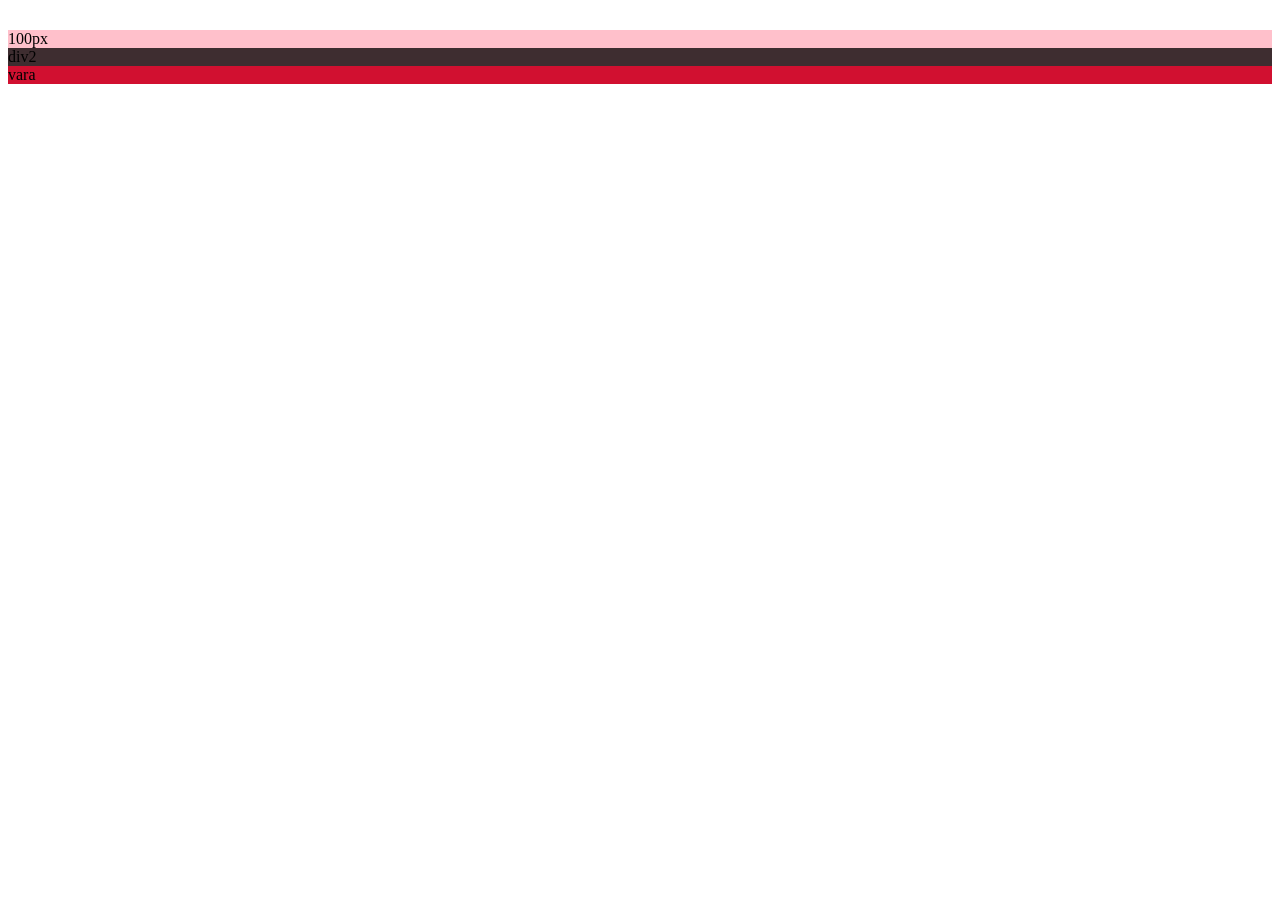
<file: img-file/grid.html>
<!DOCTYPE html>
<html>
  <head>
    <title>grid.prctice</title>
  </head>
  <body>
    <div>
      <div
        style="
          margin-top: 30px;
          display: grid;
          grid-template-columns: 10px 100px 100px;
        "
      ></div>
      <div style="background-color: pink;">100px</div>
      <div style="background-color: rgb(62, 45, 48);">div2</div>
      <div style="background-color: rgb(209, 16, 48);">vara</div>
    </div>
  </body>
</html>
</file>
<file: styles/general.css>
p {
  font-family: roboto, arial;
  margin-top: 0;
  margin-bottom: 0;
           
}
      
body {
  margin: 0;
  padding-top: 80px;
  padding-left: 96px;
  padding-right: 24px;
  background-color: rgb(249, 247, 247);
}
</file>
<file: styles/header.css>
.header {
  height: 55px;
  display: flex;
  flex-direction: row;
  justify-content: space-between;

  position: fixed;
  top: 0;
  left: 0;
  right: 0;
  z-index: 100;
  
  background-color: white;
  border-bottom-width: 1px;
  border-bottom-style: solid;
  border-bottom-color: rgb(230, 229, 229);


}
.left-sec {
  display: flex;
  align-items: center;
}
.humburger {
  height: 24px;
  margin-left: 24px;
  margin-right: 24px;
  
}
.youtube-logo {
  height: 20px;
  
}
.middle-sec {
  
  flex: 1;
  margin-left: 70px;
  margin-right: 35px;
  max-width: 500px;
  display: flex;
  align-items: center;
}
.search {
  flex: 1;
  height: 36px;
  padding-left: 10px;
  font-size: 16px;
  border-width: 1px;
  border-style: solid;
  border-color: rgb(191, 192, 192);
  border-radius: 2px;
  box-shadow: inset 1px 2px 3px rgba(0, 0, 0, 0.05);
   
}
.search::placeholder {
  font-family: roboto, arial;
  font-size: 16px;
}
.search-button {
  height: 40px;
  width: 66px;
  background-color: rgb(245, 243, 243);
  border-width: 1px;
  border-style: solid;
  border-color: rgb(191, 192, 192);
  margin-left: -1px;
  margin-right: 10px;
  
  position: relative;
  
  
  
  
}

.search-button .tooltip,  
.voice-search-button .tooltip, 
.upload-icon-container .tooltip, 
.notification-icon-container .tooltip,
.profile-picture-container .tooltip {
  font-family: roboto, arial;
  position: absolute;
  background-color: gray;
  color: white;
  padding-top: 4px;
  padding-bottom: 4px;
  padding-left: 8px;
  padding-right: 8px;
  border-radius: 2px;
  font-size: 12px;
  bottom: -30px;
  opacity: 0;
  transition: opacity 0.15s;
  pointer-events: none;
  white-space: nowrap;
}

.search-button:hover .tooltip, 
.voice-search-button:hover .tooltip, 
.upload-icon-container:hover .tooltip, 
.notification-icon-container:hover .tooltip, 
.profile-picture-container:hover .tooltip {
  opacity: 1;
}

.search-button,
.voice-search-button, 
.upload-icon-container, 
.notification-icon-container, 
.profile-picture-container {
  display: flex;
  justify-content: center;
  align-items: center;
  position: relative;
}


.search-icon {
   height: 25px;
   
   
   

}
.voice-search-button {
  height: 40px;
  width: 40px;
  border-radius: 20px;
  border: none;
  background-color: rgb(248, 247, 247);


}
.voice-search-icon {
  height: 24px;
  
  
}
.right-sec {
  
  width: 180px;
  margin-right: 20px;
  margin-left: 10px;
  display: flex;
  align-items: center;
  justify-content: space-between;
  flex-shrink: 0;

}
.upload-icon {
  
  height: 24px;
  
  

}

.notification-icon {
  height: 24px;
  
}

.notifications {
  position: absolute;
  top: -2px;
  right: -5px;
  background-color: rgb(200, 0, 0);
  color: white;
  font-family: roboto,arial;
  font-size: 11px;
  padding-left: 5px;
  padding-right: 5px;
  padding-top: 2px;
  padding-bottom: 2px;
  border-radius: 10px;

}
.current-user {
  height: 24px;
  border-radius: 16px;
  position: relative;
}
</file>
<file: styles/video.css>
.thumb {
    width: 100%;
    display: block;
      }

.vid1 {
    margin-top: 0;
    font-size: 14px;
    font-weight: 500;
    line-height: 20px;
    margin-bottom: 10px;
 
    }
      
.video-info-grid {
    display: grid;
    grid-template-columns: 50px 1fr;
}

.profile1 {
    width: 36px; 
    border-radius: 50px;
    }
.thumnail-row {
    margin-bottom: 8px;
    position: relative;
      
    }
.vide1, .video1 {
    font-size: 12px;
    color: rgb(96, 96, 96)
    }
.vide1 {
    margin-bottom: 4px;

    }
.video-grid {
     display: grid;
     grid-template-columns: 1fr 1fr 1fr ;
     column-gap: 16px;
     row-gap: 40px;
    }

    @media (max-width: 750px) {
     .video-grid {
        grid-template-columns: 1fr 1fr;
     }
    }
    @media (min-width: 751px) and (max-width: 999px) {
        .video-grid {
            grid-template-columns: 1fr 1fr 1fr;
        }
    }
    @media (min-width: 1000px) {
        .video-grid {
            grid-template-columns: 1fr 1fr 1fr 1fr;
        }
    }
.videotime {
     font-family: roboto, arial;
     font-size: 12px;
     font-weight: 500;
     padding-left: 4px;
     padding-right: 4px;
     padding-bottom: 4px;
     padding-top: 4px;
     border-radius: 2px;
     background-color: black;
     color: white;
     position: absolute;
     bottom: 8px;
     right: 5px;

}
</file>
<file: styles/sidebar.css>
.sidebar {
  position: fixed;
  left: 0;
  bottom: 0;
  top: 55px;
  background-color: white;
  width: 72px;
  z-index: 200;
  padding-top: 5px;
  
}
.sidebar-link {
  
  height: 88px;
  display: flex;
  justify-content: center;
  align-items: center;
  flex-direction: column;
  cursor: pointer;
  

}
.sidebar-link:hover {
  background-color: rgb(230, 228, 228);
  
} 
.sidebar-link img {
  height: 24px;
  margin-bottom: 4px;
}
.sidebar-link div {
  font-family: roboto, arial;
  font-size: 10px;

}
</file>
<file: icons/youtube.com_files/general.css>
p {
  font-family: roboto, arial;
  margin-top: 0;
  margin-bottom: 0;
           
}
      
body {
  margin: 0;
  padding-top: 80px;
  padding-left: 96px;
  padding-right: 24px;
  background-color: rgb(249, 247, 247);
}
</file>
<file: icons/youtube.com_files/header.css>
.header {
  height: 55px;
  display: flex;
  flex-direction: row;
  justify-content: space-between;

  position: fixed;
  top: 0;
  left: 0;
  right: 0;
  z-index: 100;
  
  background-color: white;
  border-bottom-width: 1px;
  border-bottom-style: solid;
  border-bottom-color: rgb(230, 229, 229);


}
.left-sec {
  display: flex;
  align-items: center;
}
.humburger {
  height: 24px;
  margin-left: 24px;
  margin-right: 24px;
  
}
.youtube-logo {
  height: 20px;
  
}
.middle-sec {
  
  flex: 1;
  margin-left: 70px;
  margin-right: 35px;
  max-width: 500px;
  display: flex;
  align-items: center;
}
.search {
  flex: 1;
  height: 36px;
  padding-left: 10px;
  font-size: 16px;
  border-width: 1px;
  border-style: solid;
  border-color: rgb(191, 192, 192);
  border-radius: 2px;
  box-shadow: inset 1px 2px 3px rgba(0, 0, 0, 0.05);
   
}
.search::placeholder {
  font-family: roboto, arial;
  font-size: 16px;
}
.search-button {
  height: 40px;
  width: 66px;
  background-color: rgb(245, 243, 243);
  border-width: 1px;
  border-style: solid;
  border-color: rgb(191, 192, 192);
  margin-left: -1px;
  margin-right: 10px;
  
  position: relative;
  
  
  
  
}

.search-button .tooltip,  
.voice-search-button .tooltip, 
.upload-icon-container .tooltip, 
.notification-icon-container .tooltip,
.profile-picture-container .tooltip {
  font-family: roboto, arial;
  position: absolute;
  background-color: gray;
  color: white;
  padding-top: 4px;
  padding-bottom: 4px;
  padding-left: 8px;
  padding-right: 8px;
  border-radius: 2px;
  font-size: 12px;
  bottom: -30px;
  opacity: 0;
  transition: opacity 0.15s;
  pointer-events: none;
  white-space: nowrap;
}

.search-button:hover .tooltip, 
.voice-search-button:hover .tooltip, 
.upload-icon-container:hover .tooltip, 
.notification-icon-container:hover .tooltip, 
.profile-picture-container:hover .tooltip {
  opacity: 1;
}

.search-button,
.voice-search-button, 
.upload-icon-container, 
.notification-icon-container, 
.profile-picture-container {
  display: flex;
  justify-content: center;
  align-items: center;
  position: relative;
}


.search-icon {
   height: 25px;
   
   
   

}
.voice-search-button {
  height: 40px;
  width: 40px;
  border-radius: 20px;
  border: none;
  background-color: rgb(248, 247, 247);


}
.voice-search-icon {
  height: 24px;
  
  
}
.right-sec {
  
  width: 180px;
  margin-right: 20px;
  margin-left: 10px;
  display: flex;
  align-items: center;
  justify-content: space-between;
  flex-shrink: 0;

}
.upload-icon {
  margin-right: 30px;
  height: 24px;
  
  

}

.notification-icon {
  height: 24px;
  
}

.notifications {
  position: absolute;
  top: -2px;
  right: -5px;
  background-color: rgb(200, 0, 0);
  color: white;
  font-family: roboto,arial;
  font-size: 11px;
  padding-left: 5px;
  padding-right: 5px;
  padding-top: 2px;
  padding-bottom: 2px;
  border-radius: 10px;

}
.current-user {
  height: 24px;
  border-radius: 16px;
  position: relative;
}
</file>
<file: icons/youtube.com_files/video.css>
.thumb {
    width: 100%;
    display: block;
      }

.vid1 {
    margin-top: 0;
    font-size: 14px;
    font-weight: 500;
    line-height: 20px;
    margin-bottom: 10px;
 
    }
      
.video-info-grid {
    display: grid;
    grid-template-columns: 50px 1fr;
}

.profile1 {
    width: 36px; 
    border-radius: 50px;
    }
.thumnail-row {
    margin-bottom: 8px;
    position: relative;
      
    }
.vide1, .video1 {
    font-size: 12px;
    color: rgb(96, 96, 96)
    }
.vide1 {
    margin-bottom: 4px;

    }
.video-grid {
     display: grid;
     grid-template-columns: 1fr 1fr 1fr ;
     column-gap: 16px;
     row-gap: 40px;
    }

    @media (max-width: 750px) {
     .video-grid {
        grid-template-columns: 1fr 1fr;
     }
    }
    @media (min-width: 751px)
    @media (min-width: 100px) {
        .video-grid {
            grid-template-columns: 1fr 1fr 1fr 1fr;
        }
    }
.videotime {
     font-family: roboto, arial;
     font-size: 12px;
     font-weight: 500;
     padding-left: 4px;
     padding-right: 4px;
     padding-bottom: 4px;
     padding-top: 4px;
     border-radius: 2px;
     background-color: black;
     color: white;
     position: absolute;
     bottom: 8px;
     right: 5px;

}
</file>
<file: icons/youtube.com_files/sidebar.css>
.sidebar {
  position: fixed;
  left: 0;
  bottom: 0;
  top: 55px;
  background-color: white;
  width: 72px;
  z-index: 200;
  padding-top: 5px;
  
}
.sidebar-link {
  
  height: 88px;
  display: flex;
  justify-content: center;
  align-items: center;
  flex-direction: column;
  cursor: pointer;
  

}
.sidebar-link:hover {
  background-color: rgb(230, 228, 228);
  
} 
.sidebar-link img {
  height: 24px;
  margin-bottom: 4px;
}
.sidebar-link div {
  font-family: roboto, arial;
  font-size: 10px;

}
</file>
